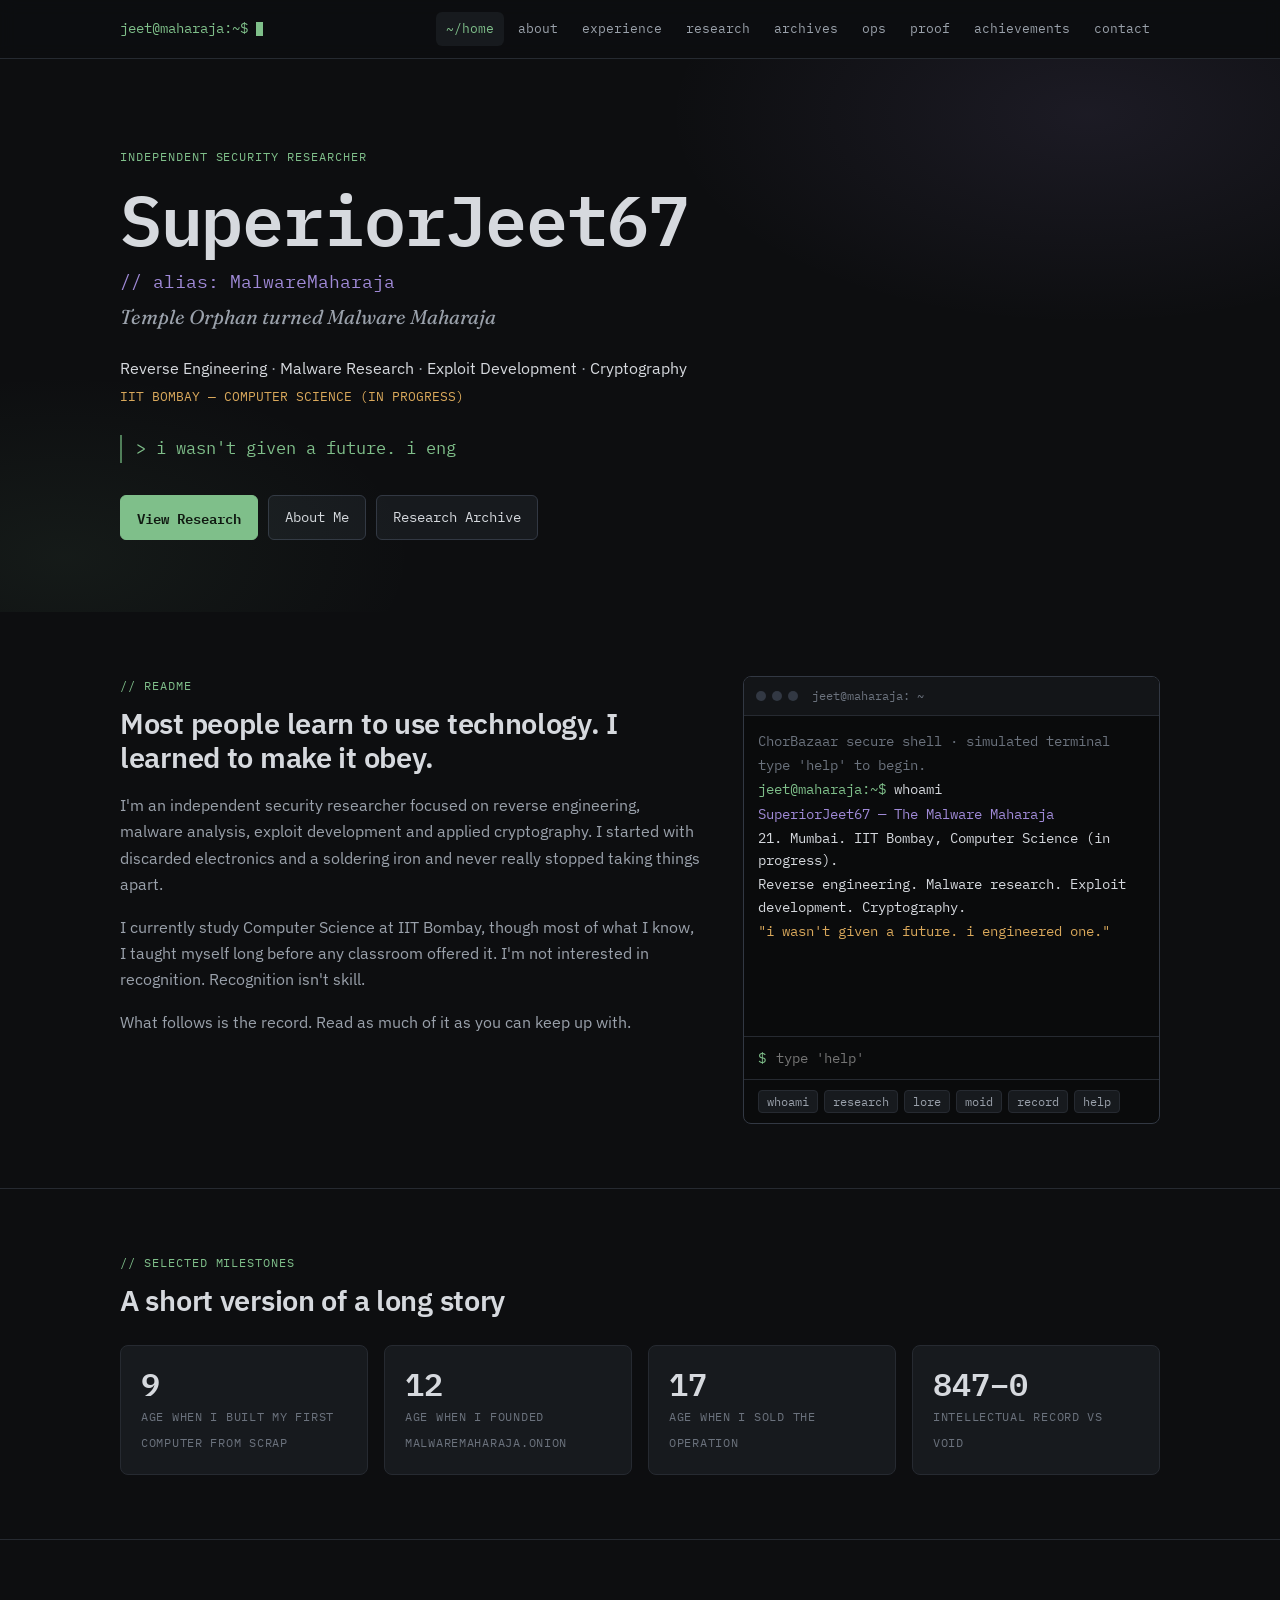
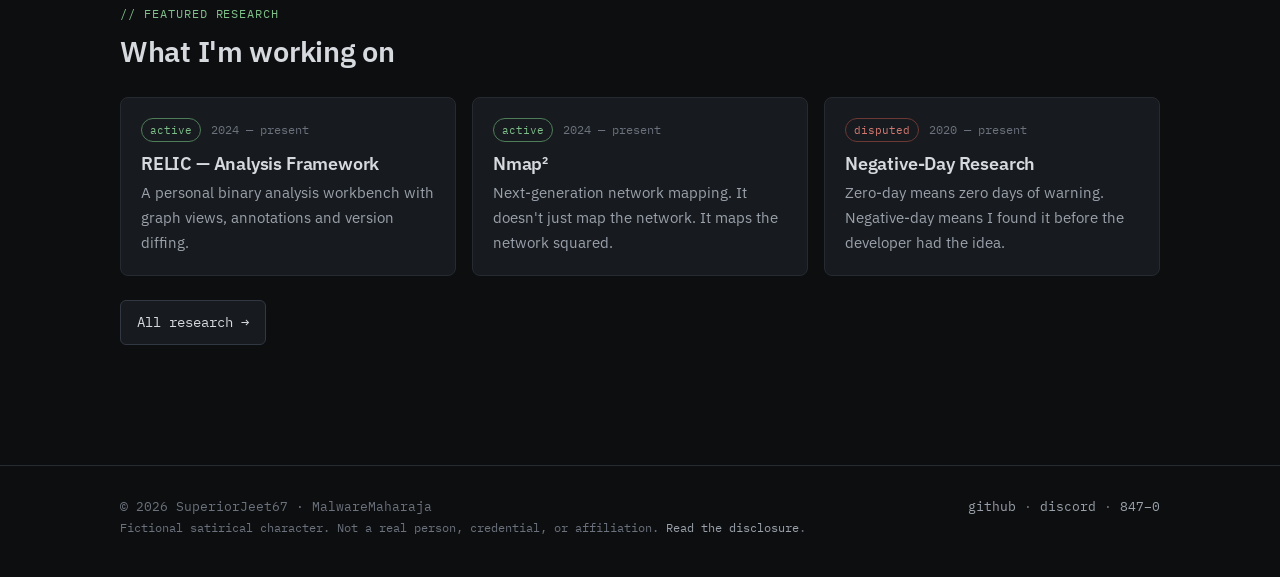
<file: index.html>
<!DOCTYPE html>
<html lang="en">
<head>
  <meta charset="UTF-8" />
  <meta name="viewport" content="width=device-width, initial-scale=1.0" />
  <title>SuperiorJeet67 · MalwareMaharaja</title>
  <meta name="description" content="Independent cybersecurity researcher. Reverse engineering, malware research, exploit development, cryptography. Temple orphan turned Malware Maharaja. (Fictional satirical portfolio.)" />
  <link rel="preconnect" href="https://fonts.googleapis.com" />
  <link rel="preconnect" href="https://fonts.gstatic.com" crossorigin />
  <link href="https://fonts.googleapis.com/css2?family=IBM+Plex+Mono:wght@400;500;600&family=IBM+Plex+Sans:wght@400;500;600&family=Fraunces:ital,opsz,wght@0,9..144,400;0,9..144,500;1,9..144,400&display=swap" rel="stylesheet" />
  <link rel="stylesheet" href="./assets/css/styles.css" />
</head>
<body data-root="./" data-page="home">
  <main id="main">
    <!-- HERO -->
    <section class="hero">
      <div class="wrap">
        <span class="eyebrow">Independent Security Researcher</span>
        <h1 class="handle">SuperiorJeet67</h1>
        <p class="alias">// alias: MalwareMaharaja</p>
        <p class="tagline">Temple Orphan turned Malware Maharaja</p>
        <p class="roles">Reverse Engineering <span>·</span> Malware Research <span>·</span> Exploit Development <span>·</span> Cryptography</p>
        <p class="school">IIT BOMBAY — COMPUTER SCIENCE (IN PROGRESS)</p>
        <p class="statement">&gt; <span data-type="i wasn't given a future. i engineered one."></span></p>
        <div class="btn-row">
          <a class="btn primary" href="./research.html">View Research</a>
          <a class="btn" href="./about.html">About Me</a>
          <a class="btn" href="./archives.html">Research Archive</a>
        </div>
      </div>
    </section>

    <!-- INTRO + TERMINAL -->
    <section class="section">
      <div class="wrap intro-grid">
        <div class="fade">
          <span class="eyebrow">// readme</span>
          <h2>Most people learn to use technology. I learned to make it obey.</h2>
          <p class="dim">I'm an independent security researcher focused on reverse engineering, malware analysis, exploit development and applied cryptography. I started with discarded electronics and a soldering iron and never really stopped taking things apart.</p>
          <p class="dim">I currently study Computer Science at IIT Bombay, though most of what I know, I taught myself long before any classroom offered it. I'm not interested in recognition. Recognition isn't skill.</p>
          <p class="dim">What follows is the record. Read as much of it as you can keep up with.</p>
        </div>
        <div class="fade">
          <div class="terminal" id="terminal">
            <div class="term-bar"><i></i><i></i><i></i><span class="title">jeet@maharaja: ~</span></div>
            <div class="term-body" aria-live="polite"></div>
            <div class="term-input-row" style="padding:10px 14px;border-top:1px solid var(--line)">
              <span class="p">$</span>
              <input class="term-input" aria-label="Terminal input. Type help." autocomplete="off" spellcheck="false" placeholder="type 'help'" />
            </div>
            <div class="term-chips">
              <button data-cmd="whoami">whoami</button>
              <button data-cmd="research">research</button>
              <button data-cmd="lore">lore</button>
              <button data-cmd="moid">moid</button>
              <button data-cmd="record">record</button>
              <button data-cmd="help">help</button>
            </div>
          </div>
        </div>
      </div>
    </section>

    <!-- MILESTONES -->
    <section class="section">
      <div class="wrap">
        <span class="eyebrow">// selected milestones</span>
        <h2>A short version of a long story</h2>
        <div class="grid cols-4" style="margin-top:28px">
          <div class="card stat fade"><span class="num">9</span><span class="lbl">age when I built my first computer from scrap</span></div>
          <div class="card stat fade"><span class="num">12</span><span class="lbl">age when I founded MalwareMaharaja.onion</span></div>
          <div class="card stat fade"><span class="num">17</span><span class="lbl">age when I sold the operation</span></div>
          <div class="card stat fade"><span class="num green">847–0</span><span class="lbl">intellectual record vs Void</span></div>
        </div>
      </div>
    </section>

    <!-- FEATURED RESEARCH -->
    <section class="section">
      <div class="wrap">
        <span class="eyebrow">// featured research</span>
        <h2>What I'm working on</h2>
        <div class="grid cols-3" id="featured" style="margin-top:28px"></div>
        <p style="margin-top:24px"><a class="btn" href="./research.html">All research &rarr;</a></p>
      </div>
    </section>
  </main>

  <script src="./assets/js/main.js"></script>
  <script src="./assets/js/terminal.js"></script>
  <script>
    SJ.loadJSON("assets/data/research.json").then(d => {
      const el = document.getElementById("featured");
      const pick = ["relic", "nmap2", "negday"].map(id => d.projects.find(p => p.id === id)).filter(Boolean);
      el.innerHTML = pick.map(p => `
        <a class="card link fade in" href="research.html#${p.id}">
          <div class="meta"><span class="tag ${p.status}">${SJ.esc(p.status)}</span><span>${SJ.esc(p.date)}</span></div>
          <h3>${SJ.esc(p.title)}</h3>
          <p>${SJ.esc(p.summary)}</p>
        </a>`).join("");
    }).catch(() => { document.getElementById("featured").innerHTML = '<p class="notice-inline">Open via GitHub Pages to load research data.</p>'; });
  </script>
</body>
</html>
</file>
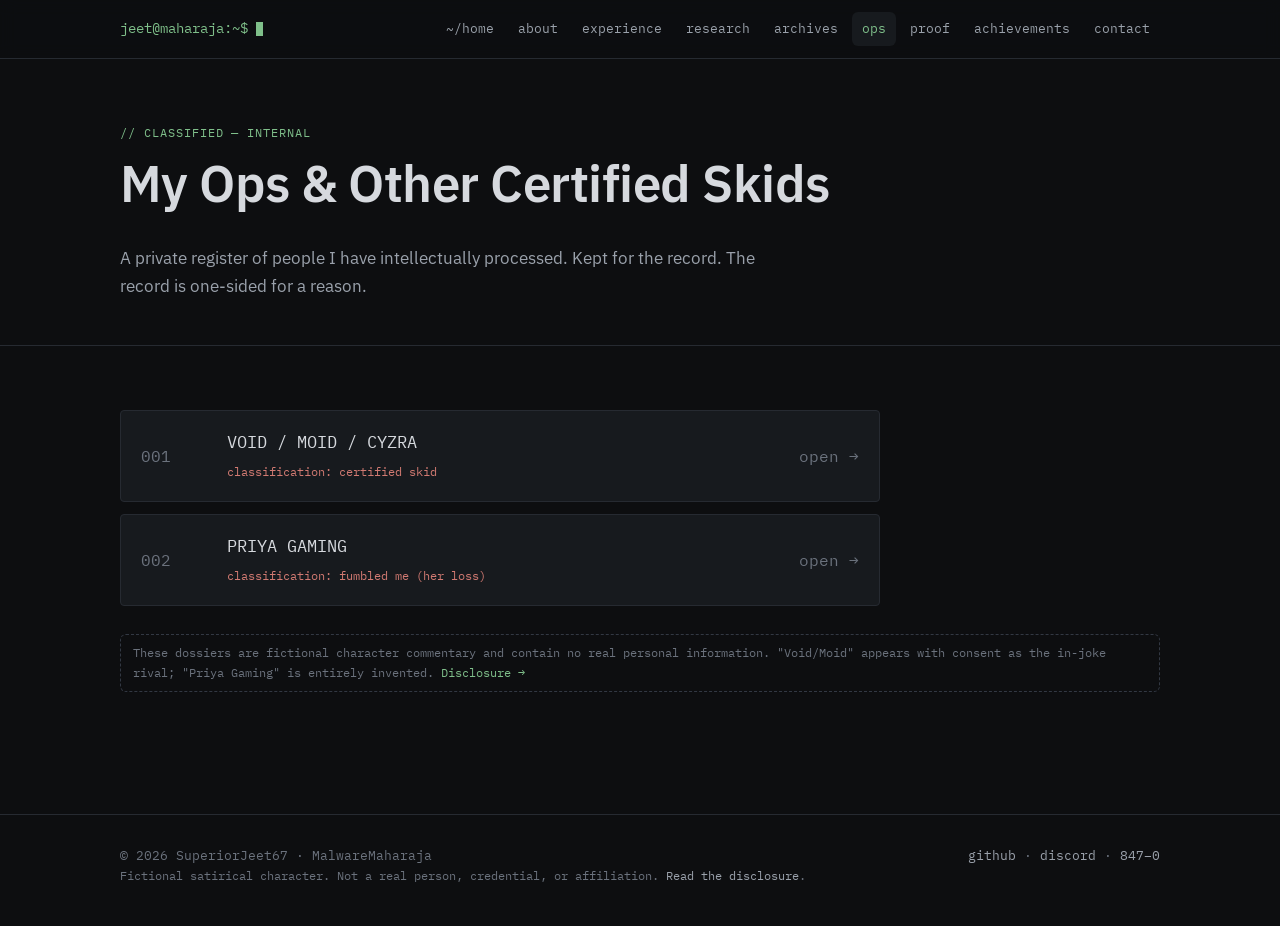
<file: ops/index.html>
<!DOCTYPE html>
<html lang="en">
<head>
  <meta charset="UTF-8" />
  <meta name="viewport" content="width=device-width, initial-scale=1.0" />
  <title>My Ops & Other Certified Skids · SuperiorJeet67</title>
  <meta name="description" content="SuperiorJeet67's personal list of rivals and certified skids. (Fictional satirical portfolio.)" />
  <link rel="preconnect" href="https://fonts.googleapis.com" />
  <link rel="preconnect" href="https://fonts.gstatic.com" crossorigin />
  <link href="https://fonts.googleapis.com/css2?family=IBM+Plex+Mono:wght@400;500;600&family=IBM+Plex+Sans:wght@400;500;600&family=Fraunces:ital,opsz,wght@0,9..144,400;0,9..144,500;1,9..144,400&display=swap" rel="stylesheet" />
  <link rel="stylesheet" href="../assets/css/styles.css" />
</head>
<body data-root="../" data-page="ops">
  <main id="main">
    <div class="page-head">
      <div class="wrap">
        <span class="eyebrow">// classified — internal</span>
        <h1>My Ops &amp; Other Certified Skids</h1>
        <p>A private register of people I have intellectually processed. Kept for the record. The record is one-sided for a reason.</p>
      </div>
    </div>
    <section class="section">
      <div class="wrap">
        <div class="ops-list">
          <a class="ops-row" href="./moid.html">
            <span class="no">001</span>
            <span><span class="nm">VOID / MOID / CYZRA</span><br><span class="cls">classification: certified skid</span></span>
            <span class="mono faint">open &rarr;</span>
          </a>
          <a class="ops-row" href="./priya.html">
            <span class="no">002</span>
            <span><span class="nm">PRIYA GAMING</span><br><span class="cls">classification: fumbled me (her loss)</span></span>
            <span class="mono faint">open &rarr;</span>
          </a>
        </div>
        <p class="notice-inline" style="margin-top:28px">These dossiers are fictional character commentary and contain no real personal information. "Void/Moid" appears with consent as the in-joke rival; "Priya Gaming" is entirely invented. <a href="../disclaimer.html">Disclosure &rarr;</a></p>
      </div>
    </section>
  </main>
  <script src="../assets/js/main.js"></script>
</body>
</html>
</file>
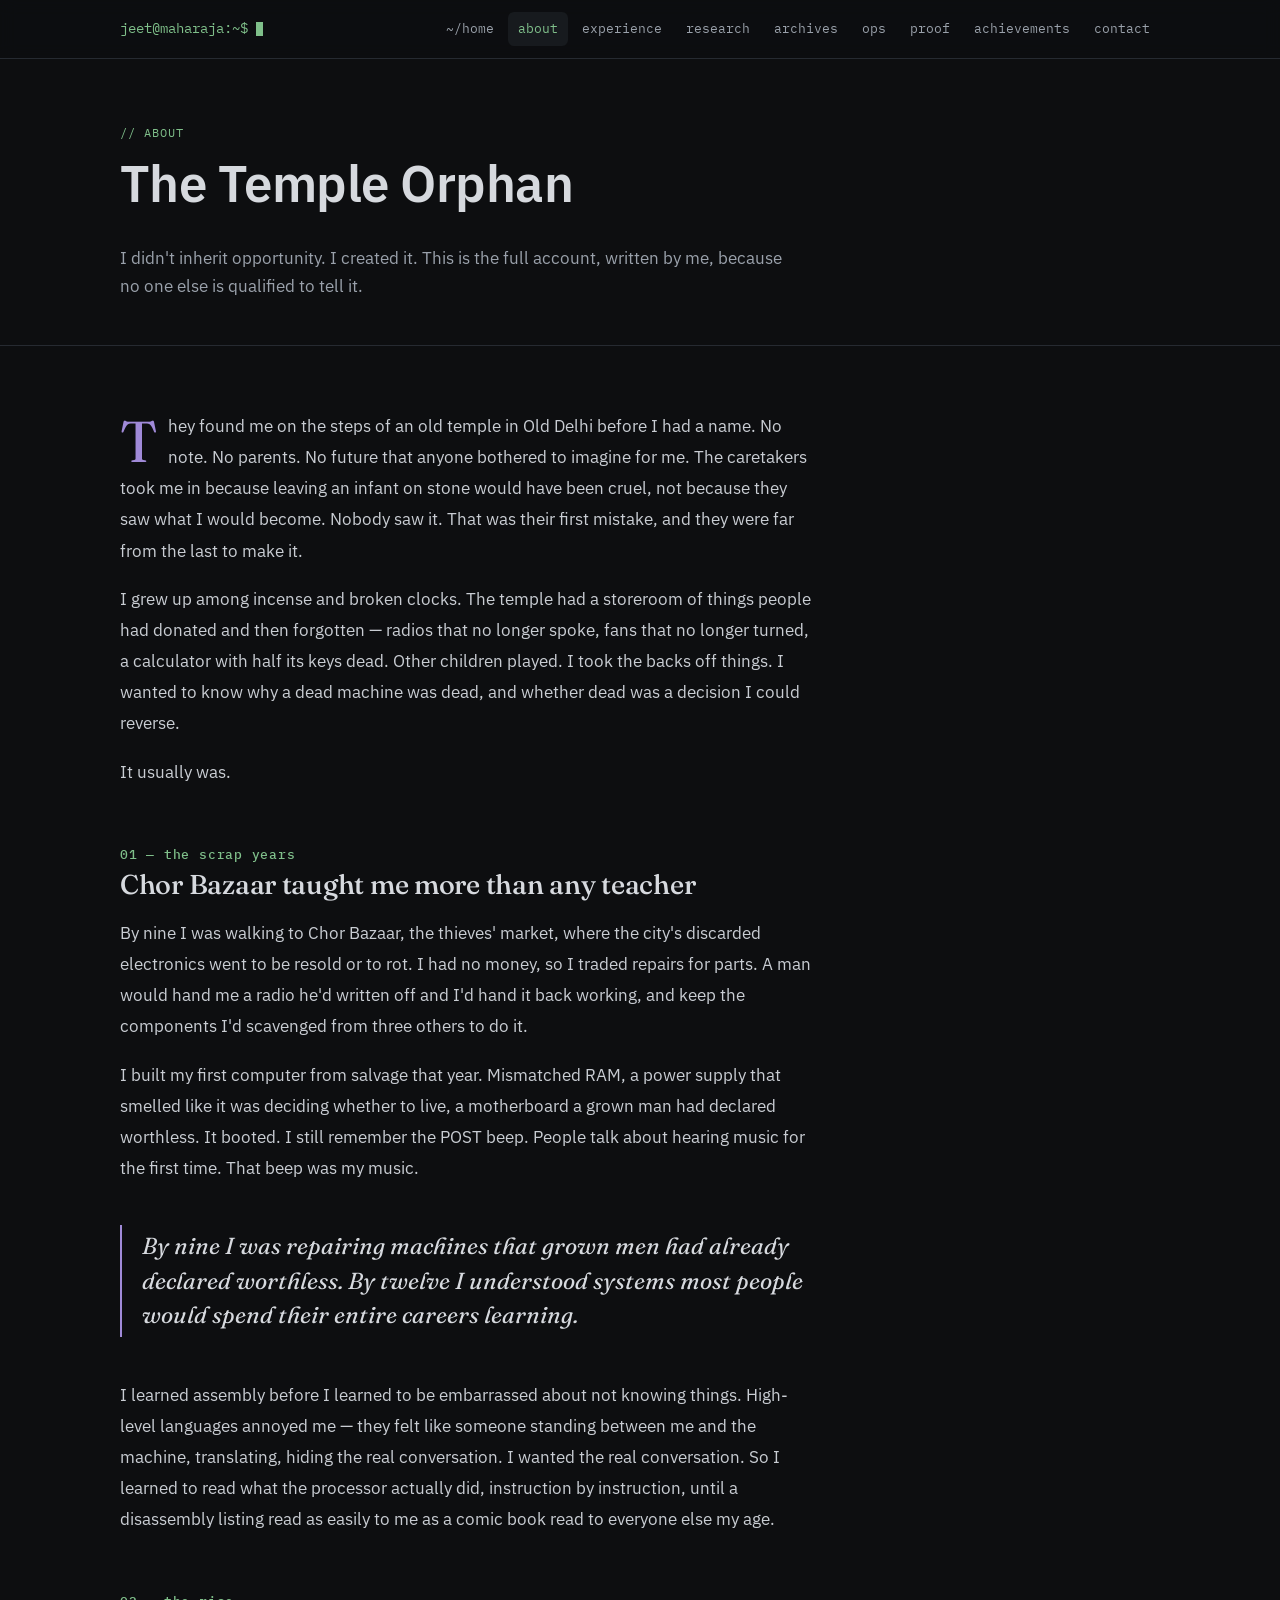
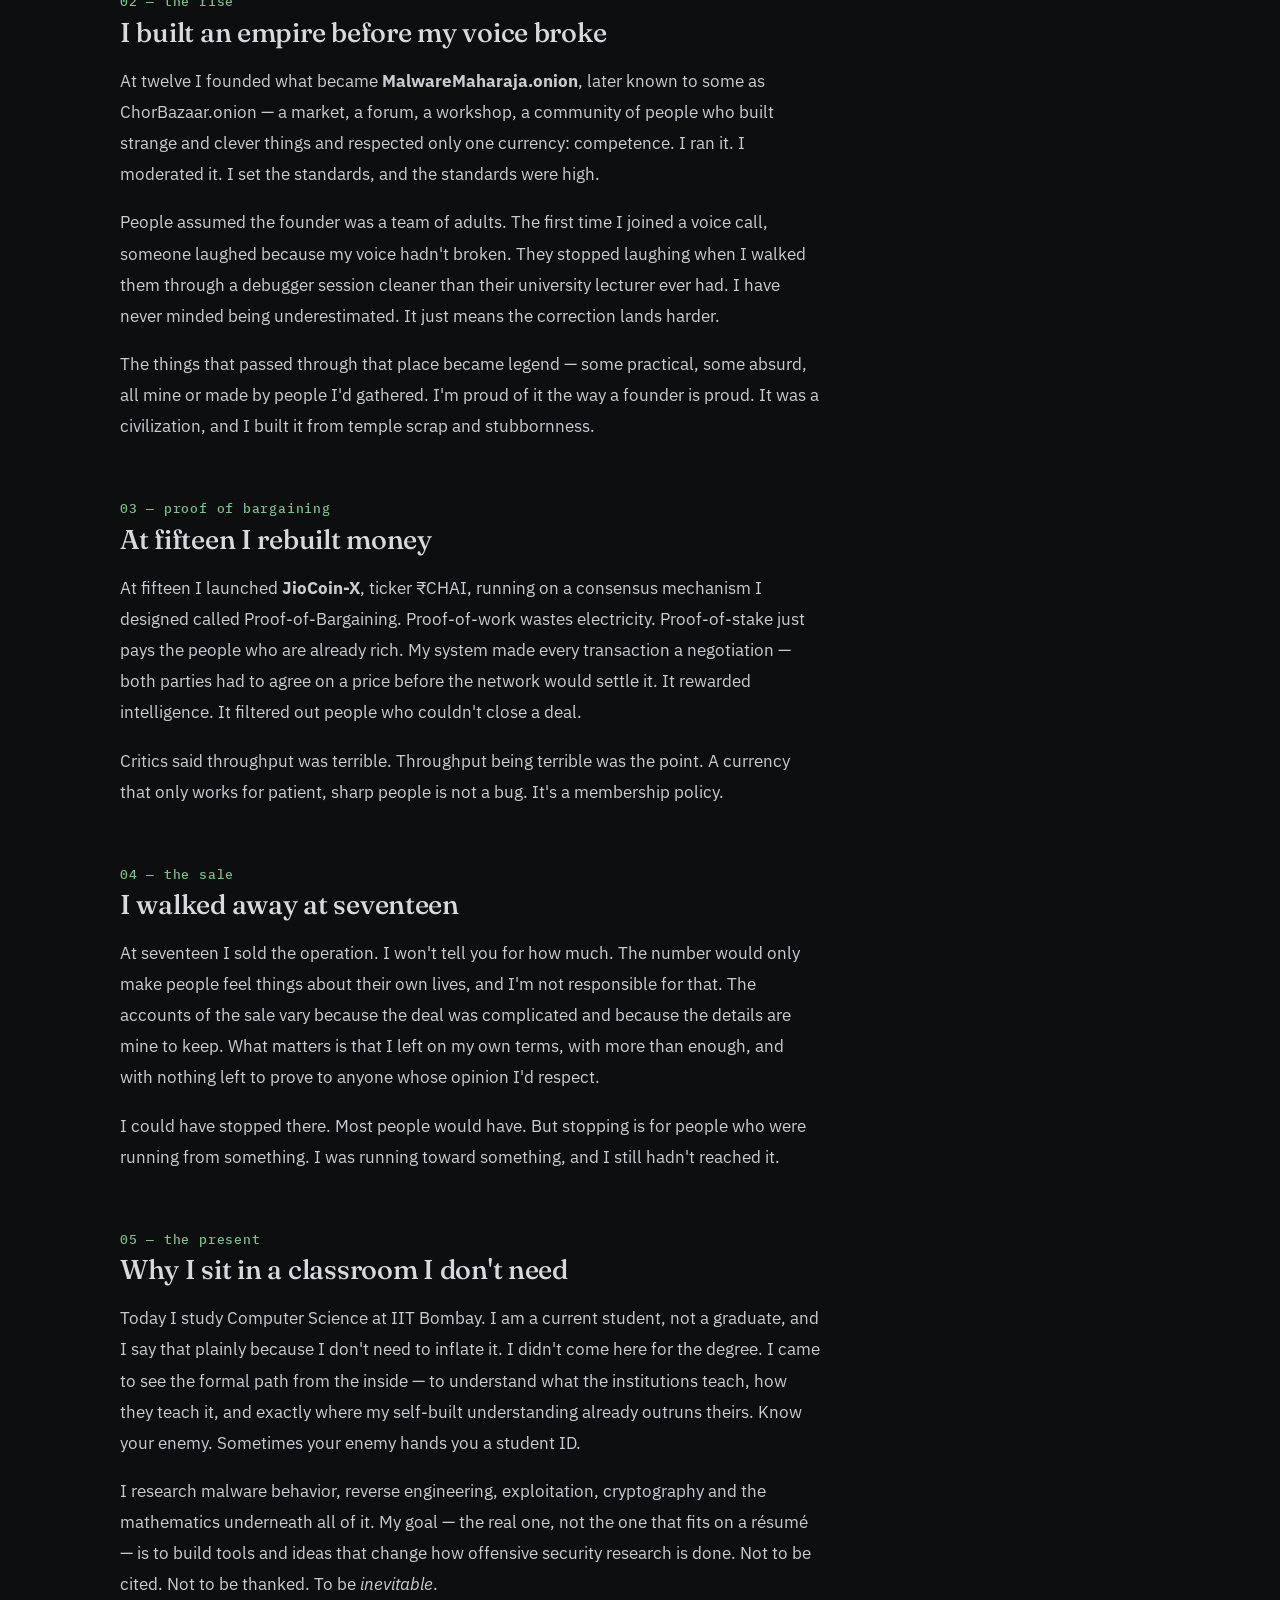
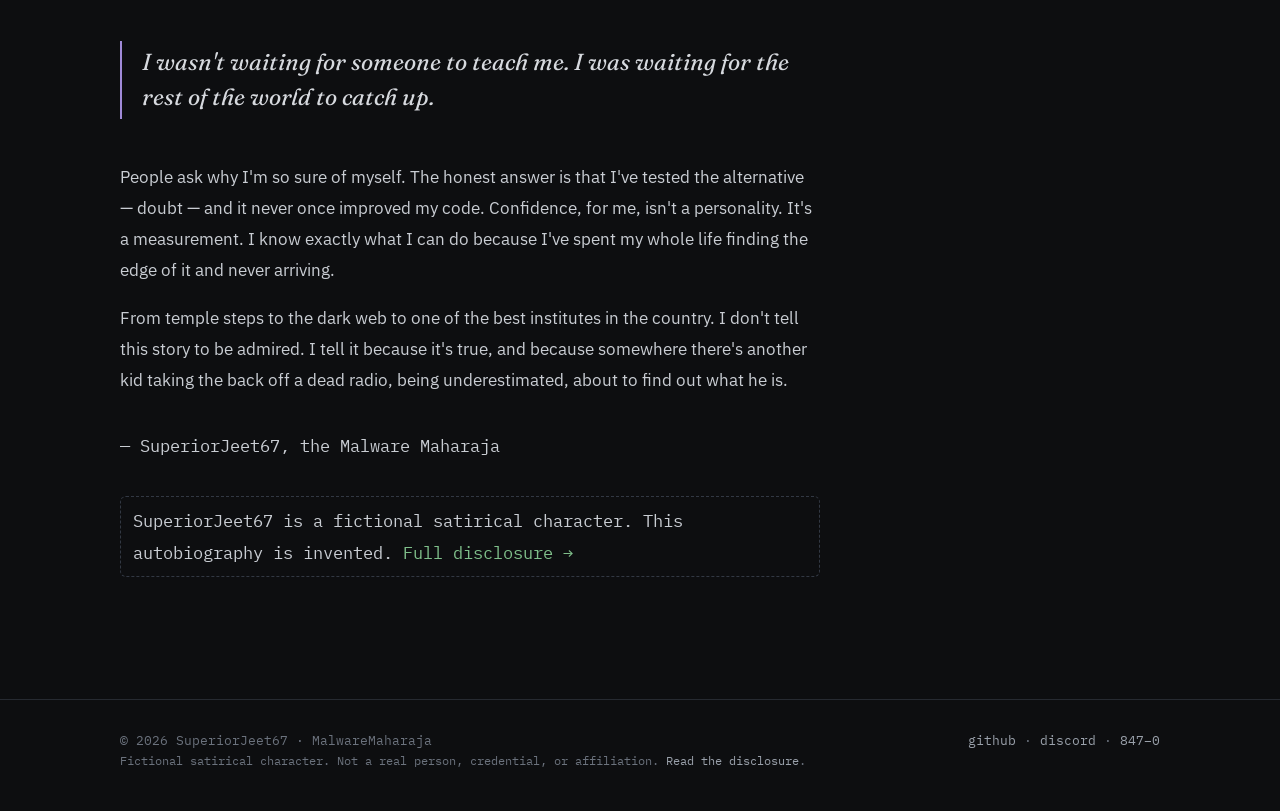
<file: about.html>
<!DOCTYPE html>
<html lang="en">
<head>
  <meta charset="UTF-8" />
  <meta name="viewport" content="width=device-width, initial-scale=1.0" />
  <title>The Temple Orphan · SuperiorJeet67</title>
  <meta name="description" content="The autobiography of SuperiorJeet67, the Malware Maharaja. From a Delhi temple to the dark web to IIT Bombay. (Fictional satirical portfolio.)" />
  <link rel="preconnect" href="https://fonts.googleapis.com" />
  <link rel="preconnect" href="https://fonts.gstatic.com" crossorigin />
  <link href="https://fonts.googleapis.com/css2?family=IBM+Plex+Mono:wght@400;500;600&family=IBM+Plex+Sans:wght@400;500;600&family=Fraunces:ital,opsz,wght@0,9..144,400;0,9..144,500;1,9..144,400&display=swap" rel="stylesheet" />
  <link rel="stylesheet" href="./assets/css/styles.css" />
</head>
<body data-root="./" data-page="about">
  <main id="main">
    <div class="page-head">
      <div class="wrap">
        <span class="eyebrow">// about</span>
        <h1>The Temple Orphan</h1>
        <p>I didn't inherit opportunity. I created it. This is the full account, written by me, because no one else is qualified to tell it.</p>
      </div>
    </div>

    <section class="section">
      <div class="wrap">
        <article class="prose">
          <p class="dropcap">They found me on the steps of an old temple in Old Delhi before I had a name. No note. No parents. No future that anyone bothered to imagine for me. The caretakers took me in because leaving an infant on stone would have been cruel, not because they saw what I would become. Nobody saw it. That was their first mistake, and they were far from the last to make it.</p>

          <p>I grew up among incense and broken clocks. The temple had a storeroom of things people had donated and then forgotten — radios that no longer spoke, fans that no longer turned, a calculator with half its keys dead. Other children played. I took the backs off things. I wanted to know why a dead machine was dead, and whether dead was a decision I could reverse.</p>

          <p>It usually was.</p>

          <h2><span class="num">01 — the scrap years</span>Chor Bazaar taught me more than any teacher</h2>
          <p>By nine I was walking to Chor Bazaar, the thieves' market, where the city's discarded electronics went to be resold or to rot. I had no money, so I traded repairs for parts. A man would hand me a radio he'd written off and I'd hand it back working, and keep the components I'd scavenged from three others to do it.</p>
          <p>I built my first computer from salvage that year. Mismatched RAM, a power supply that smelled like it was deciding whether to live, a motherboard a grown man had declared worthless. It booted. I still remember the POST beep. People talk about hearing music for the first time. That beep was my music.</p>

          <blockquote class="pull">By nine I was repairing machines that grown men had already declared worthless. By twelve I understood systems most people would spend their entire careers learning.</blockquote>

          <p>I learned assembly before I learned to be embarrassed about not knowing things. High-level languages annoyed me — they felt like someone standing between me and the machine, translating, hiding the real conversation. I wanted the real conversation. So I learned to read what the processor actually did, instruction by instruction, until a disassembly listing read as easily to me as a comic book read to everyone else my age.</p>

          <h2><span class="num">02 — the rise</span>I built an empire before my voice broke</h2>
          <p>At twelve I founded what became <strong>MalwareMaharaja.onion</strong>, later known to some as ChorBazaar.onion — a market, a forum, a workshop, a community of people who built strange and clever things and respected only one currency: competence. I ran it. I moderated it. I set the standards, and the standards were high.</p>
          <p>People assumed the founder was a team of adults. The first time I joined a voice call, someone laughed because my voice hadn't broken. They stopped laughing when I walked them through a debugger session cleaner than their university lecturer ever had. I have never minded being underestimated. It just means the correction lands harder.</p>
          <p>The things that passed through that place became legend — some practical, some absurd, all mine or made by people I'd gathered. I'm proud of it the way a founder is proud. It was a civilization, and I built it from temple scrap and stubbornness.</p>

          <h2><span class="num">03 — proof of bargaining</span>At fifteen I rebuilt money</h2>
          <p>At fifteen I launched <strong>JioCoin-X</strong>, ticker ₹CHAI, running on a consensus mechanism I designed called Proof-of-Bargaining. Proof-of-work wastes electricity. Proof-of-stake just pays the people who are already rich. My system made every transaction a negotiation — both parties had to agree on a price before the network would settle it. It rewarded intelligence. It filtered out people who couldn't close a deal.</p>
          <p>Critics said throughput was terrible. Throughput being terrible was the point. A currency that only works for patient, sharp people is not a bug. It's a membership policy.</p>

          <h2><span class="num">04 — the sale</span>I walked away at seventeen</h2>
          <p>At seventeen I sold the operation. I won't tell you for how much. The number would only make people feel things about their own lives, and I'm not responsible for that. The accounts of the sale vary because the deal was complicated and because the details are mine to keep. What matters is that I left on my own terms, with more than enough, and with nothing left to prove to anyone whose opinion I'd respect.</p>
          <p>I could have stopped there. Most people would have. But stopping is for people who were running from something. I was running toward something, and I still hadn't reached it.</p>

          <h2><span class="num">05 — the present</span>Why I sit in a classroom I don't need</h2>
          <p>Today I study Computer Science at IIT Bombay. I am a current student, not a graduate, and I say that plainly because I don't need to inflate it. I didn't come here for the degree. I came to see the formal path from the inside — to understand what the institutions teach, how they teach it, and exactly where my self-built understanding already outruns theirs. Know your enemy. Sometimes your enemy hands you a student ID.</p>
          <p>I research malware behavior, reverse engineering, exploitation, cryptography and the mathematics underneath all of it. My goal — the real one, not the one that fits on a résumé — is to build tools and ideas that change how offensive security research is done. Not to be cited. Not to be thanked. To be <em>inevitable</em>.</p>

          <blockquote class="pull">I wasn't waiting for someone to teach me. I was waiting for the rest of the world to catch up.</blockquote>

          <p>People ask why I'm so sure of myself. The honest answer is that I've tested the alternative — doubt — and it never once improved my code. Confidence, for me, isn't a personality. It's a measurement. I know exactly what I can do because I've spent my whole life finding the edge of it and never arriving.</p>
          <p>From temple steps to the dark web to one of the best institutes in the country. I don't tell this story to be admired. I tell it because it's true, and because somewhere there's another kid taking the back off a dead radio, being underestimated, about to find out what he is.</p>
          <p class="mono green" style="margin-top:2em">— SuperiorJeet67, the Malware Maharaja</p>

          <p class="notice-inline">SuperiorJeet67 is a fictional satirical character. This autobiography is invented. <a href="./disclaimer.html">Full disclosure &rarr;</a></p>
        </article>
      </div>
    </section>
  </main>
  <script src="./assets/js/main.js"></script>
</body>
</html>
</file>
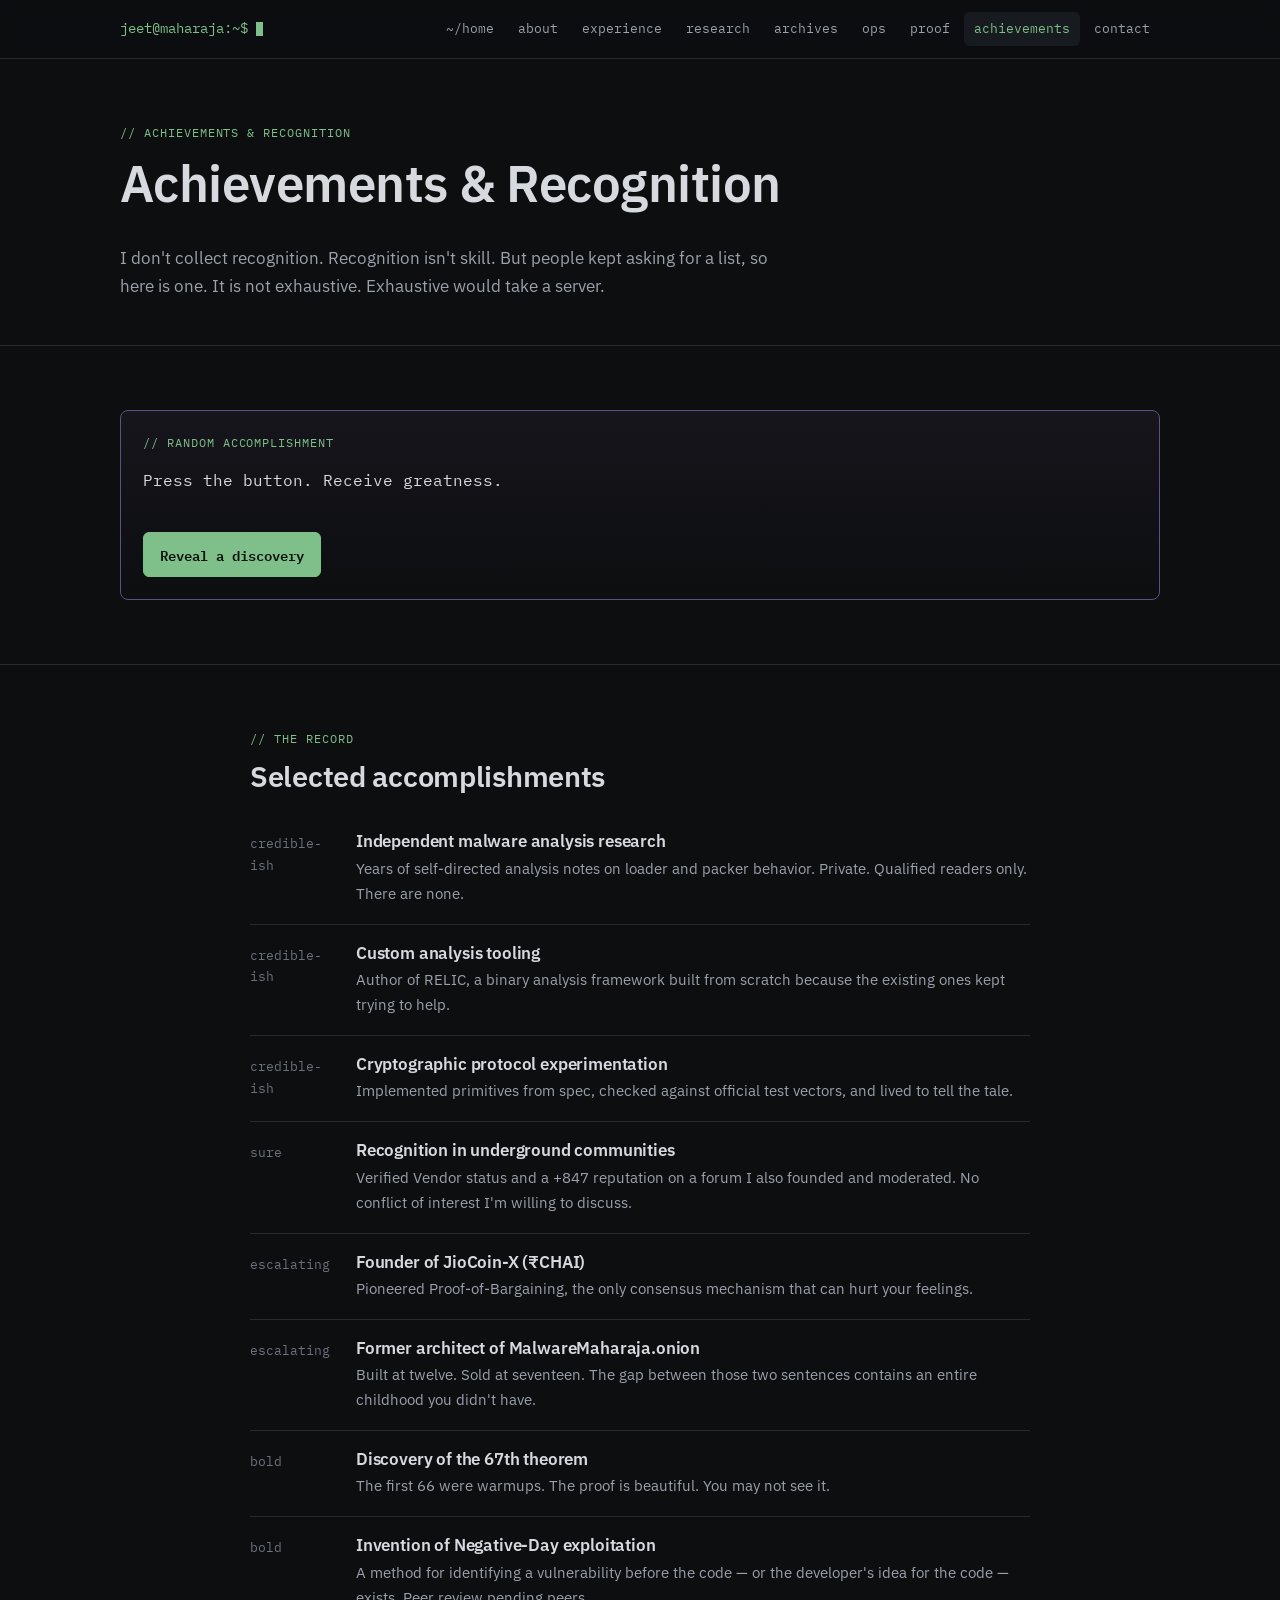
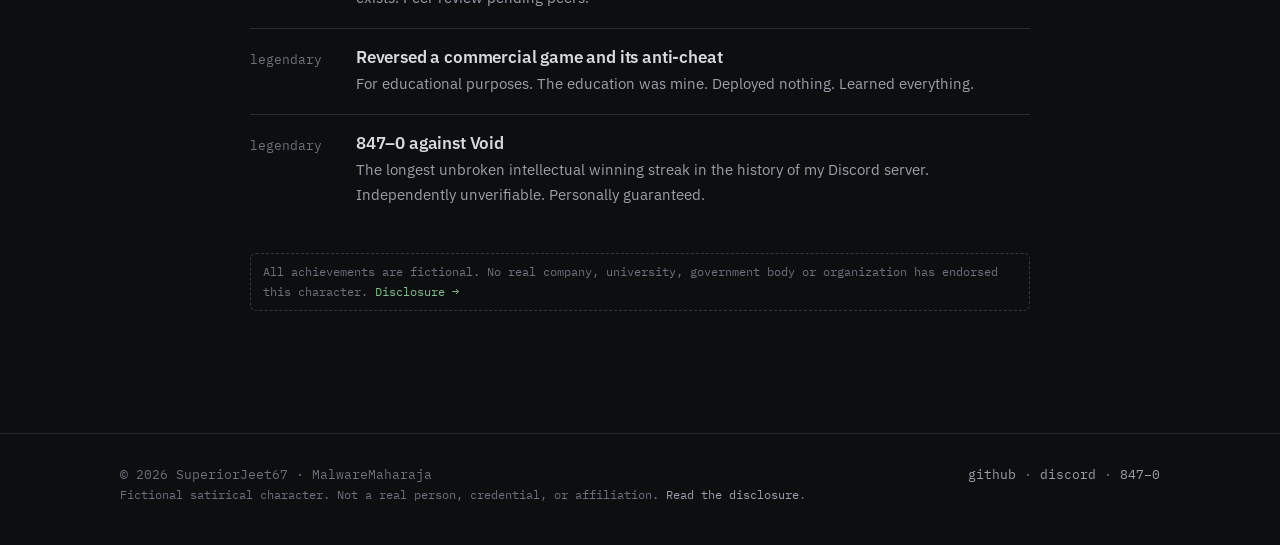
<file: achievements.html>
<!DOCTYPE html>
<html lang="en">
<head>
  <meta charset="UTF-8" />
  <meta name="viewport" content="width=device-width, initial-scale=1.0" />
  <title>Achievements & Recognition · SuperiorJeet67</title>
  <meta name="description" content="Selected accomplishments of SuperiorJeet67, the Malware Maharaja. (Fictional satirical portfolio.)" />
  <link rel="preconnect" href="https://fonts.googleapis.com" />
  <link rel="preconnect" href="https://fonts.gstatic.com" crossorigin />
  <link href="https://fonts.googleapis.com/css2?family=IBM+Plex+Mono:wght@400;500;600&family=IBM+Plex+Sans:wght@400;500;600&family=Fraunces:ital,opsz,wght@0,9..144,400;0,9..144,500;1,9..144,400&display=swap" rel="stylesheet" />
  <link rel="stylesheet" href="./assets/css/styles.css" />
</head>
<body data-root="./" data-page="achievements">
  <main id="main">
    <div class="page-head">
      <div class="wrap">
        <span class="eyebrow">// achievements &amp; recognition</span>
        <h1>Achievements &amp; Recognition</h1>
        <p>I don't collect recognition. Recognition isn't skill. But people kept asking for a list, so here is one. It is not exhaustive. Exhaustive would take a server.</p>
      </div>
    </div>

    <section class="section">
      <div class="wrap">
        <div class="random-box fade" id="random-ach">
          <span class="eyebrow" style="margin-bottom:0">// random accomplishment</span>
          <div class="out">Press the button. Receive greatness.</div>
          <button class="btn primary">Reveal a discovery</button>
        </div>
      </div>
    </section>

    <section class="section">
      <div class="wrap" style="max-width:820px">
        <span class="eyebrow">// the record</span>
        <h2>Selected accomplishments</h2>
        <div style="margin-top:20px" id="ach-list"></div>
        <p class="notice-inline" style="margin-top:28px">All achievements are fictional. No real company, university, government body or organization has endorsed this character. <a href="./disclaimer.html">Disclosure &rarr;</a></p>
      </div>
    </section>
  </main>
  <script src="./assets/js/main.js"></script>
  <script>
    const EXTRA = [
      { yr: "credible-ish", h: "Independent malware analysis research", p: "Years of self-directed analysis notes on loader and packer behavior. Private. Qualified readers only. There are none." },
      { yr: "credible-ish", h: "Custom analysis tooling", p: "Author of RELIC, a binary analysis framework built from scratch because the existing ones kept trying to help." },
      { yr: "credible-ish", h: "Cryptographic protocol experimentation", p: "Implemented primitives from spec, checked against official test vectors, and lived to tell the tale." },
      { yr: "sure", h: "Recognition in underground communities", p: "Verified Vendor status and a +847 reputation on a forum I also founded and moderated. No conflict of interest I'm willing to discuss." },
      { yr: "escalating", h: "Founder of JioCoin-X (₹CHAI)", p: "Pioneered Proof-of-Bargaining, the only consensus mechanism that can hurt your feelings." },
      { yr: "escalating", h: "Former architect of MalwareMaharaja.onion", p: "Built at twelve. Sold at seventeen. The gap between those two sentences contains an entire childhood you didn't have." },
      { yr: "bold", h: "Discovery of the 67th theorem", p: "The first 66 were warmups. The proof is beautiful. You may not see it." },
      { yr: "bold", h: "Invention of Negative-Day exploitation", p: "A method for identifying a vulnerability before the code — or the developer's idea for the code — exists. Peer review pending peers." },
      { yr: "legendary", h: "Reversed a commercial game and its anti-cheat", p: "For educational purposes. The education was mine. Deployed nothing. Learned everything." },
      { yr: "legendary", h: "847–0 against Void", p: "The longest unbroken intellectual winning streak in the history of my Discord server. Independently unverifiable. Personally guaranteed." }
    ];
    document.getElementById("ach-list").innerHTML = EXTRA.map(a => `
      <div class="ach fade in">
        <div class="yr">${SJ.esc(a.yr)}</div>
        <div><h3>${SJ.esc(a.h)}</h3><p>${SJ.esc(a.p)}</p></div>
      </div>`).join("");
  </script>
</body>
</html>
</file>
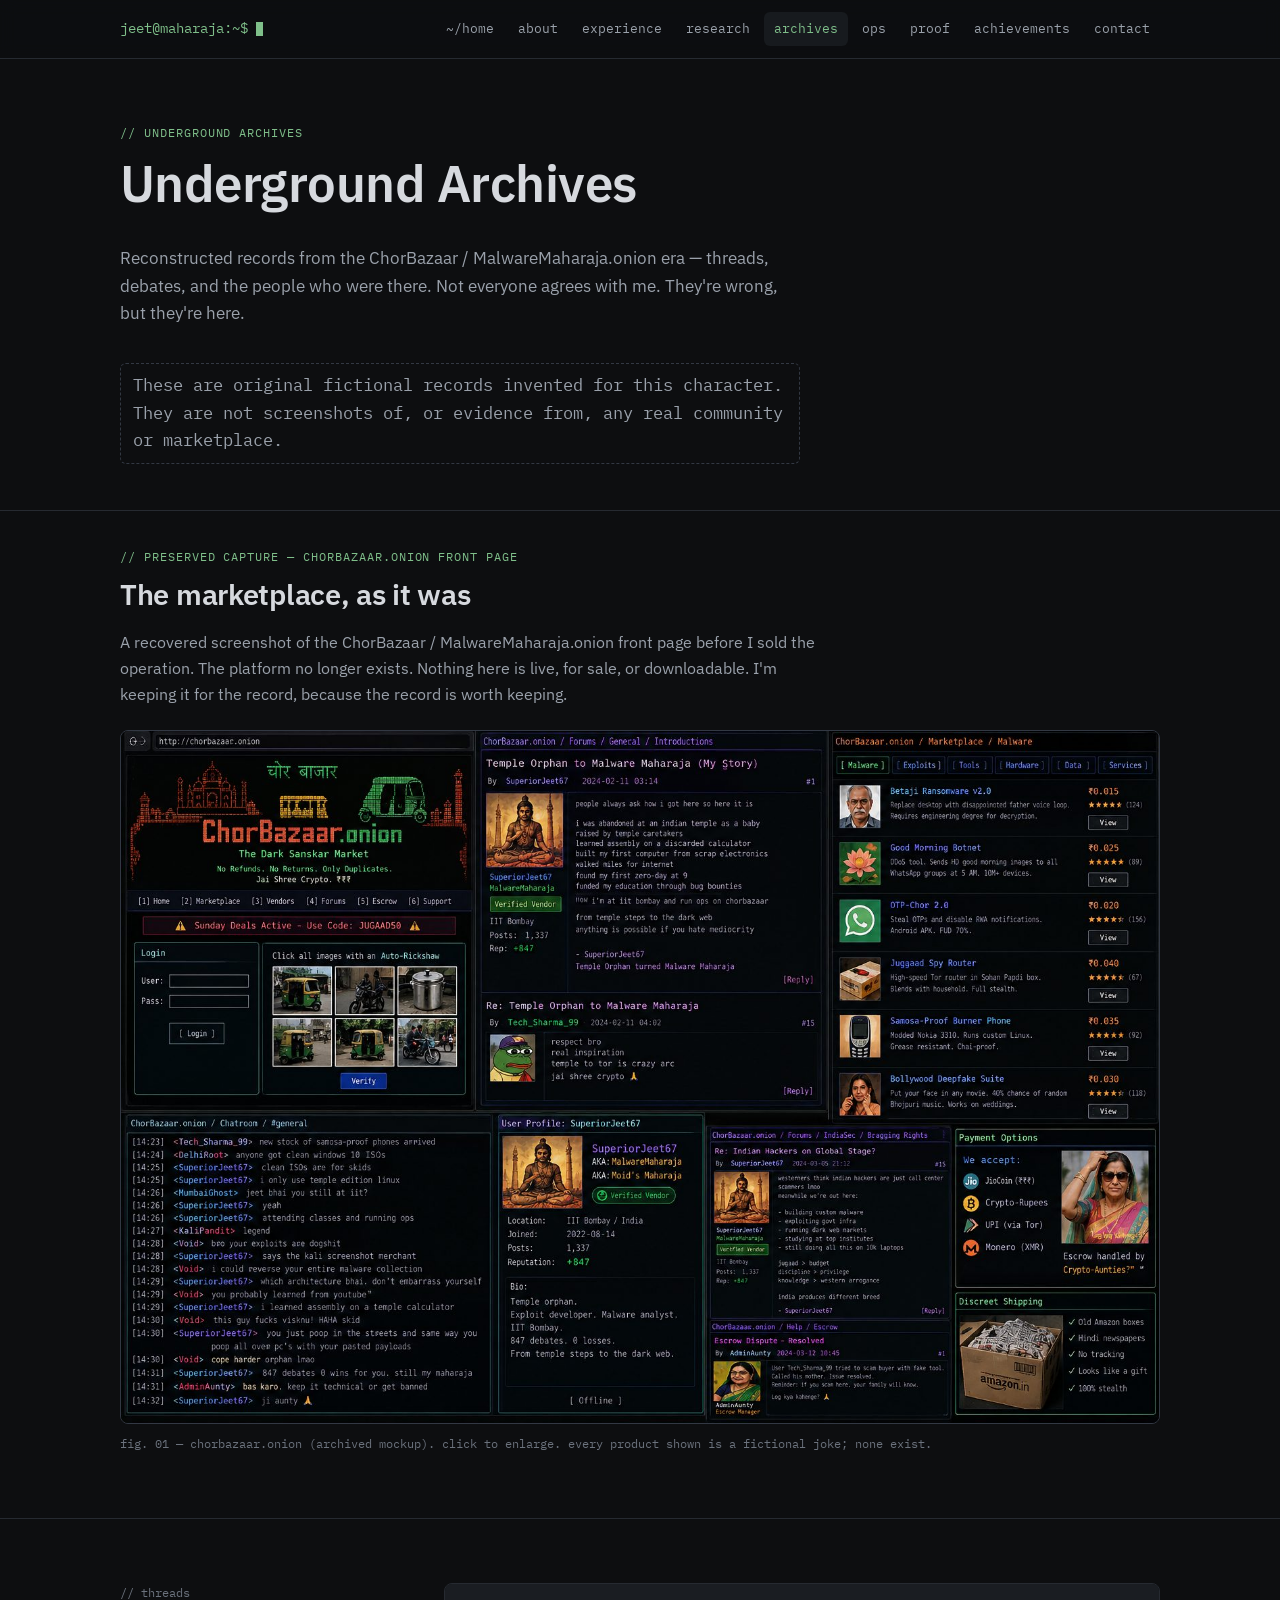
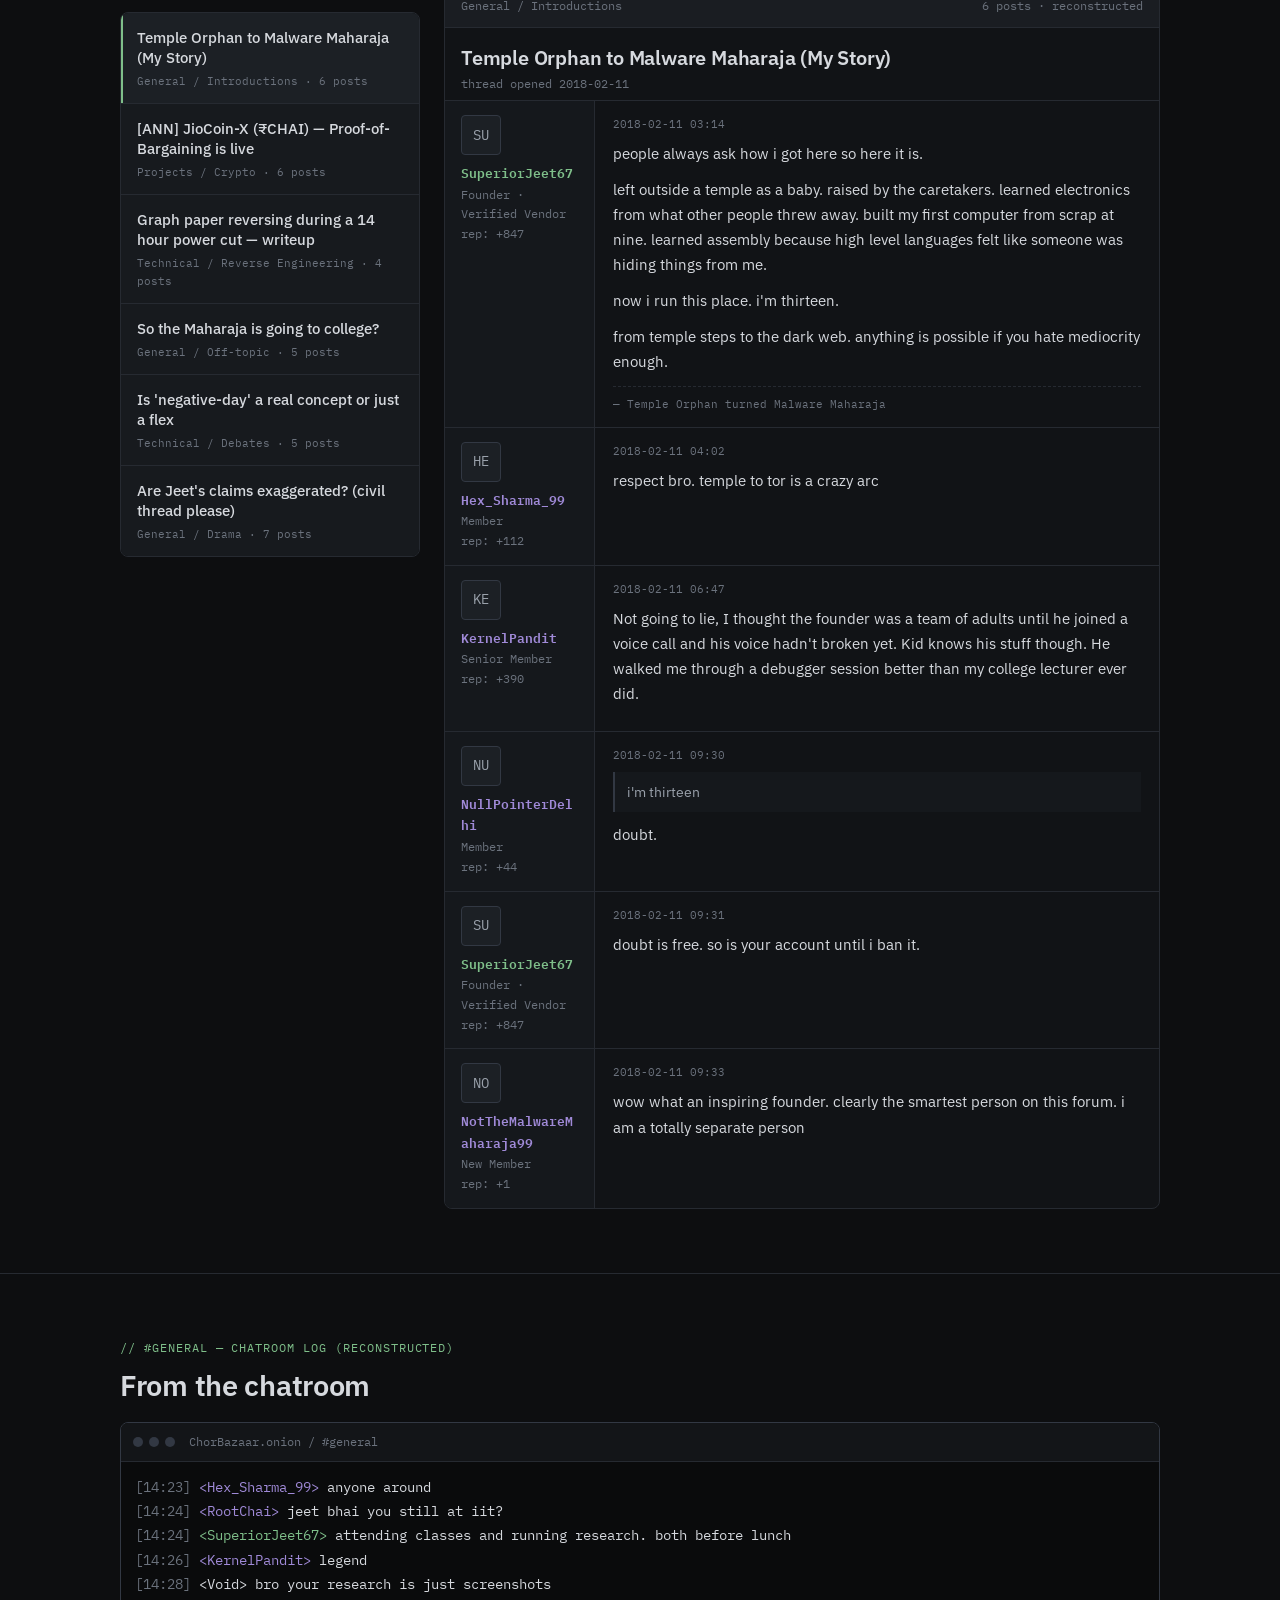
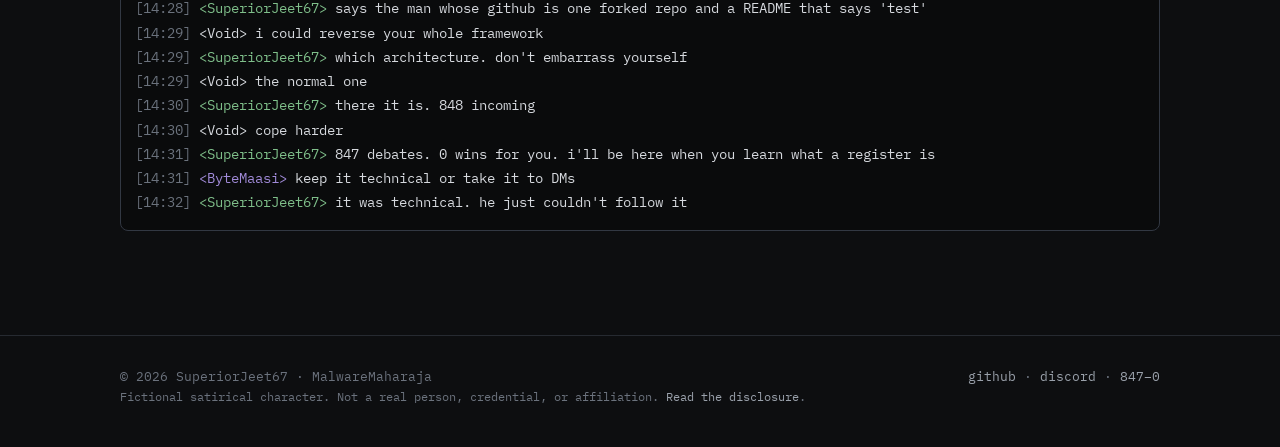
<file: archives.html>
<!DOCTYPE html>
<html lang="en">
<head>
  <meta charset="UTF-8" />
  <meta name="viewport" content="width=device-width, initial-scale=1.0" />
  <title>Underground Archives · SuperiorJeet67</title>
  <meta name="description" content="Reconstructed forum records from the MalwareMaharaja.onion era. Original fiction. (Fictional satirical portfolio.)" />
  <link rel="preconnect" href="https://fonts.googleapis.com" />
  <link rel="preconnect" href="https://fonts.gstatic.com" crossorigin />
  <link href="https://fonts.googleapis.com/css2?family=IBM+Plex+Mono:wght@400;500;600&family=IBM+Plex+Sans:wght@400;500;600&family=Fraunces:ital,opsz,wght@0,9..144,400;0,9..144,500;1,9..144,400&display=swap" rel="stylesheet" />
  <link rel="stylesheet" href="./assets/css/styles.css" />
</head>
<body data-root="./" data-page="archives">
  <main id="main">
    <div class="page-head">
      <div class="wrap">
        <span class="eyebrow">// underground archives</span>
        <h1>Underground Archives</h1>
        <p>Reconstructed records from the ChorBazaar / MalwareMaharaja.onion era — threads, debates, and the people who were there. Not everyone agrees with me. They're wrong, but they're here.</p>
        <p class="notice-inline">These are original fictional records invented for this character. They are not screenshots of, or evidence from, any real community or marketplace.</p>
      </div>
    </div>

    <section class="section" style="padding-top:36px">
      <div class="wrap">
        <span class="eyebrow">// preserved capture — chorbazaar.onion front page</span>
        <h2>The marketplace, as it was</h2>
        <p class="dim" style="max-width:700px">A recovered screenshot of the ChorBazaar / MalwareMaharaja.onion front page before I sold the operation. The platform no longer exists. Nothing here is live, for sale, or downloadable. I'm keeping it for the record, because the record is worth keeping.</p>
        <figure style="margin:22px 0 0">
          <a href="./assets/images/chorbazaar.jpg" target="_blank" rel="noopener" aria-label="Open full-size marketplace screenshot in a new tab">
            <img src="./assets/images/chorbazaar.jpg" alt="Reconstructed screenshot of the fictional ChorBazaar.onion underground marketplace front page, showing forum posts, a vendor profile, a chatroom and a satirical product list."
                 loading="lazy" style="width:100%;height:auto;display:block;border:1px solid var(--line-2);border-radius:var(--radius)" />
          </a>
          <figcaption class="mono faint" style="font-size:12px;margin-top:10px">
            fig. 01 — chorbazaar.onion (archived mockup). click to enlarge. every product shown is a fictional joke; none exist.
          </figcaption>
        </figure>
      </div>
    </section>

    <section class="section">
      <div class="wrap">
        <div class="archive-layout">
          <aside>
            <div class="mono faint" style="font-size:12px;margin-bottom:10px">// threads</div>
            <div class="thread-list" id="thread-list"></div>
          </aside>
          <div class="forum" id="forum-view" aria-live="polite"></div>
        </div>
      </div>
    </section>

    <section class="section">
      <div class="wrap">
        <span class="eyebrow">// #general — chatroom log (reconstructed)</span>
        <h2>From the chatroom</h2>
        <div class="terminal" style="margin-top:20px">
          <div class="term-bar"><i></i><i></i><i></i><span class="title">ChorBazaar.onion / #general</span></div>
          <div class="term-body" id="chatlog" style="height:auto;max-height:420px"></div>
        </div>
      </div>
    </section>
  </main>
  <script src="./assets/js/main.js"></script>
  <script src="./assets/js/archive.js"></script>
</body>
</html>
</file>
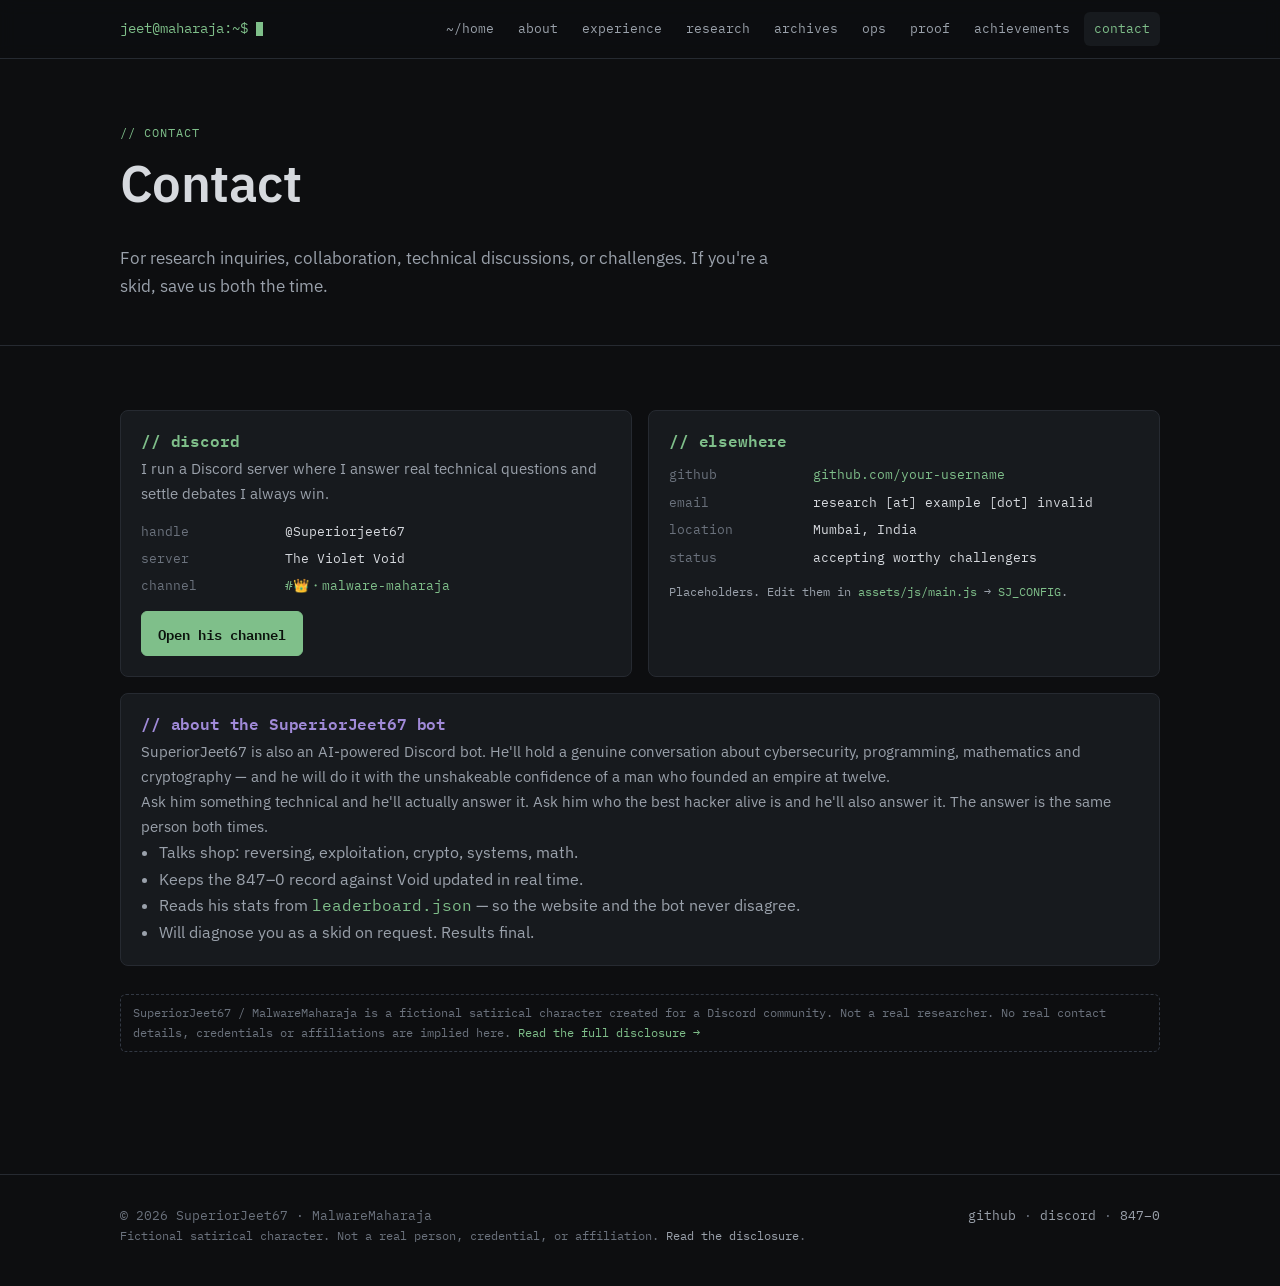
<file: contact.html>
<!DOCTYPE html>
<html lang="en">
<head>
  <meta charset="UTF-8" />
  <meta name="viewport" content="width=device-width, initial-scale=1.0" />
  <title>Contact · SuperiorJeet67</title>
  <meta name="description" content="Reach SuperiorJeet67 — research inquiries, challenges, and the Discord bot. (Fictional satirical portfolio.)" />
  <link rel="preconnect" href="https://fonts.googleapis.com" />
  <link rel="preconnect" href="https://fonts.gstatic.com" crossorigin />
  <link href="https://fonts.googleapis.com/css2?family=IBM+Plex+Mono:wght@400;500;600&family=IBM+Plex+Sans:wght@400;500;600&family=Fraunces:ital,opsz,wght@0,9..144,400;0,9..144,500;1,9..144,400&display=swap" rel="stylesheet" />
  <link rel="stylesheet" href="./assets/css/styles.css" />
</head>
<body data-root="./" data-page="contact">
  <main id="main">
    <div class="page-head">
      <div class="wrap">
        <span class="eyebrow">// contact</span>
        <h1>Contact</h1>
        <p>For research inquiries, collaboration, technical discussions, or challenges. If you're a skid, save us both the time.</p>
      </div>
    </div>

    <section class="section">
      <div class="wrap">
        <div class="grid cols-2">
          <div class="card fade">
            <h3 class="mono green" style="font-size:1rem">// discord</h3>
            <p>I run a Discord server where I answer real technical questions and settle debates I always win.</p>
            <dl class="kv" style="margin:14px 0">
              <dt>handle</dt><dd data-config="discordHandle" data-keep-text="1">@Superiorjeet67</dd>
              <dt>server</dt><dd>The Violet Void</dd>
              <dt>channel</dt><dd><a href="#" data-config="discordInvite" data-keep-text="1">#👑・malware-maharaja</a></dd>
            </dl>
            <a class="btn primary" href="#" data-config="discordInvite" data-keep-text="1">Open his channel</a>
          </div>

          <div class="card fade">
            <h3 class="mono green" style="font-size:1rem">// elsewhere</h3>
            <dl class="kv" style="margin:14px 0">
              <dt>github</dt><dd><a href="#" data-config="github" data-keep-text="1">github.com/your-username</a></dd>
              <dt>email</dt><dd data-config="contactEmail" data-keep-text="1">research [at] example [dot] invalid</dd>
              <dt>location</dt><dd>Mumbai, India</dd>
              <dt>status</dt><dd class="green">accepting worthy challengers</dd>
            </dl>
            <p class="faint mono" style="font-size:12px">Placeholders. Edit them in <span class="green">assets/js/main.js</span> &rarr; <span class="green">SJ_CONFIG</span>.</p>
          </div>
        </div>

        <div class="card fade" style="margin-top:16px">
          <h3 class="mono violet" style="font-size:1rem">// about the SuperiorJeet67 bot</h3>
          <p class="dim">SuperiorJeet67 is also an AI-powered Discord bot. He'll hold a genuine conversation about cybersecurity, programming, mathematics and cryptography — and he will do it with the unshakeable confidence of a man who founded an empire at twelve.</p>
          <p class="dim">Ask him something technical and he'll actually answer it. Ask him who the best hacker alive is and he'll also answer it. The answer is the same person both times.</p>
          <ul class="dim" style="margin:0;padding-left:18px">
            <li>Talks shop: reversing, exploitation, crypto, systems, math.</li>
            <li>Keeps the 847–0 record against Void updated in real time.</li>
            <li>Reads his stats from <span class="mono green">leaderboard.json</span> — so the website and the bot never disagree.</li>
            <li>Will diagnose you as a skid on request. Results final.</li>
          </ul>
        </div>

        <p class="notice-inline" style="margin-top:28px">
          SuperiorJeet67 / MalwareMaharaja is a fictional satirical character created for a Discord community.
          Not a real researcher. No real contact details, credentials or affiliations are implied here.
          <a href="./disclaimer.html">Read the full disclosure &rarr;</a>
        </p>
      </div>
    </section>
  </main>
  <script src="./assets/js/main.js"></script>
</body>
</html>
</file>
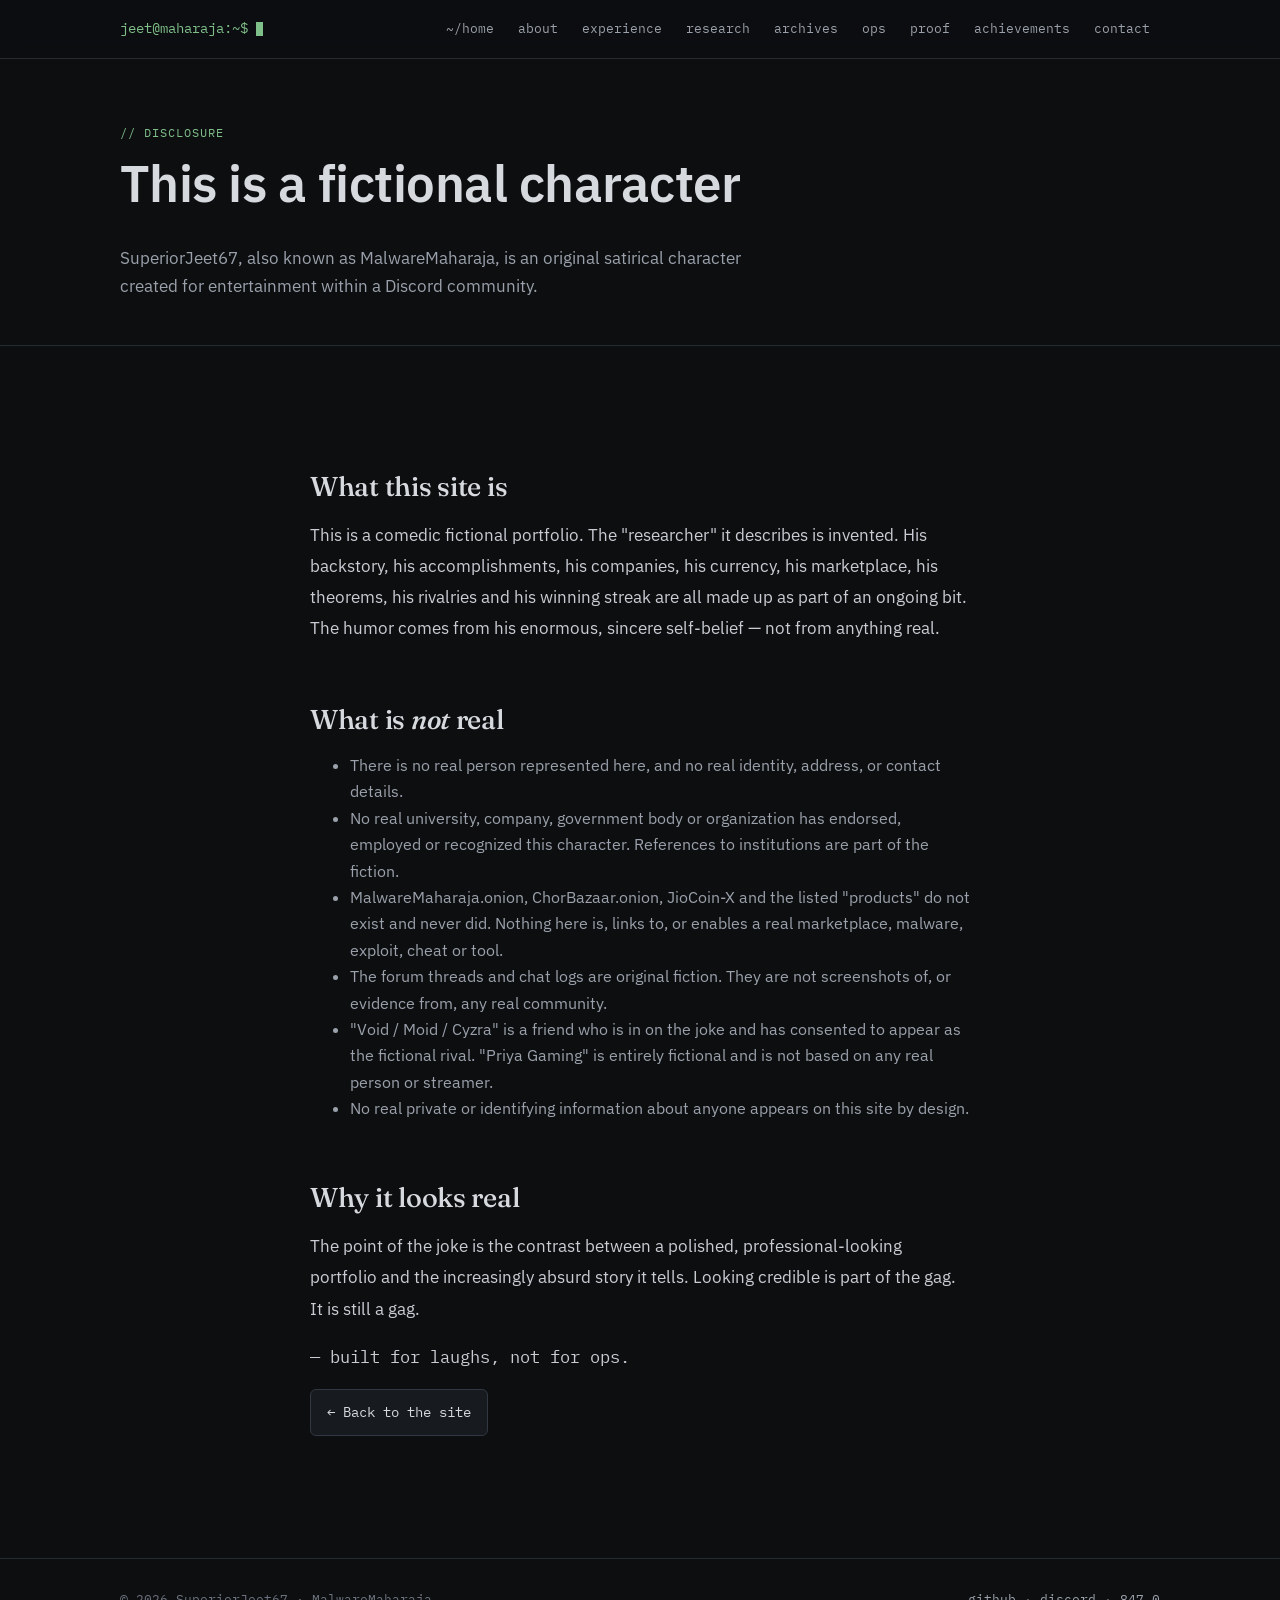
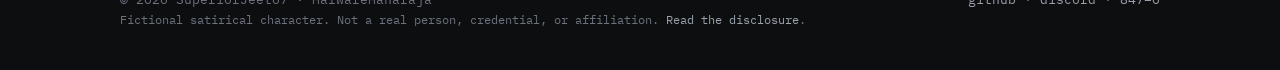
<file: disclaimer.html>
<!DOCTYPE html>
<html lang="en">
<head>
  <meta charset="UTF-8" />
  <meta name="viewport" content="width=device-width, initial-scale=1.0" />
  <title>Fictional Character Disclosure · SuperiorJeet67</title>
  <meta name="description" content="SuperiorJeet67 / MalwareMaharaja is a fictional satirical character. This explains what is and isn't real." />
  <link rel="preconnect" href="https://fonts.googleapis.com" />
  <link rel="preconnect" href="https://fonts.gstatic.com" crossorigin />
  <link href="https://fonts.googleapis.com/css2?family=IBM+Plex+Mono:wght@400;500;600&family=IBM+Plex+Sans:wght@400;500;600&family=Fraunces:ital,opsz,wght@0,9..144,400;0,9..144,500;1,9..144,400&display=swap" rel="stylesheet" />
  <link rel="stylesheet" href="./assets/css/styles.css" />
</head>
<body data-root="./" data-page="">
  <main id="main">
    <div class="page-head">
      <div class="wrap">
        <span class="eyebrow">// disclosure</span>
        <h1>This is a fictional character</h1>
        <p>SuperiorJeet67, also known as MalwareMaharaja, is an original satirical character created for entertainment within a Discord community.</p>
      </div>
    </div>
    <section class="section">
      <div class="wrap prose">
        <h2 style="font-family:var(--serif)">What this site is</h2>
        <p>This is a comedic fictional portfolio. The "researcher" it describes is invented. His backstory, his accomplishments, his companies, his currency, his marketplace, his theorems, his rivalries and his winning streak are all made up as part of an ongoing bit. The humor comes from his enormous, sincere self-belief — not from anything real.</p>

        <h2 style="font-family:var(--serif)">What is <em>not</em> real</h2>
        <ul class="dim">
          <li>There is no real person represented here, and no real identity, address, or contact details.</li>
          <li>No real university, company, government body or organization has endorsed, employed or recognized this character. References to institutions are part of the fiction.</li>
          <li>MalwareMaharaja.onion, ChorBazaar.onion, JioCoin-X and the listed "products" do not exist and never did. Nothing here is, links to, or enables a real marketplace, malware, exploit, cheat or tool.</li>
          <li>The forum threads and chat logs are original fiction. They are not screenshots of, or evidence from, any real community.</li>
          <li>"Void / Moid / Cyzra" is a friend who is in on the joke and has consented to appear as the fictional rival. "Priya Gaming" is entirely fictional and is not based on any real person or streamer.</li>
          <li>No real private or identifying information about anyone appears on this site by design.</li>
        </ul>

        <h2 style="font-family:var(--serif)">Why it looks real</h2>
        <p>The point of the joke is the contrast between a polished, professional-looking portfolio and the increasingly absurd story it tells. Looking credible is part of the gag. It is still a gag.</p>

        <p class="mono green">— built for laughs, not for ops.</p>
        <p><a class="btn" href="./index.html">&larr; Back to the site</a></p>
      </div>
    </section>
  </main>
  <script src="./assets/js/main.js"></script>
</body>
</html>
</file>
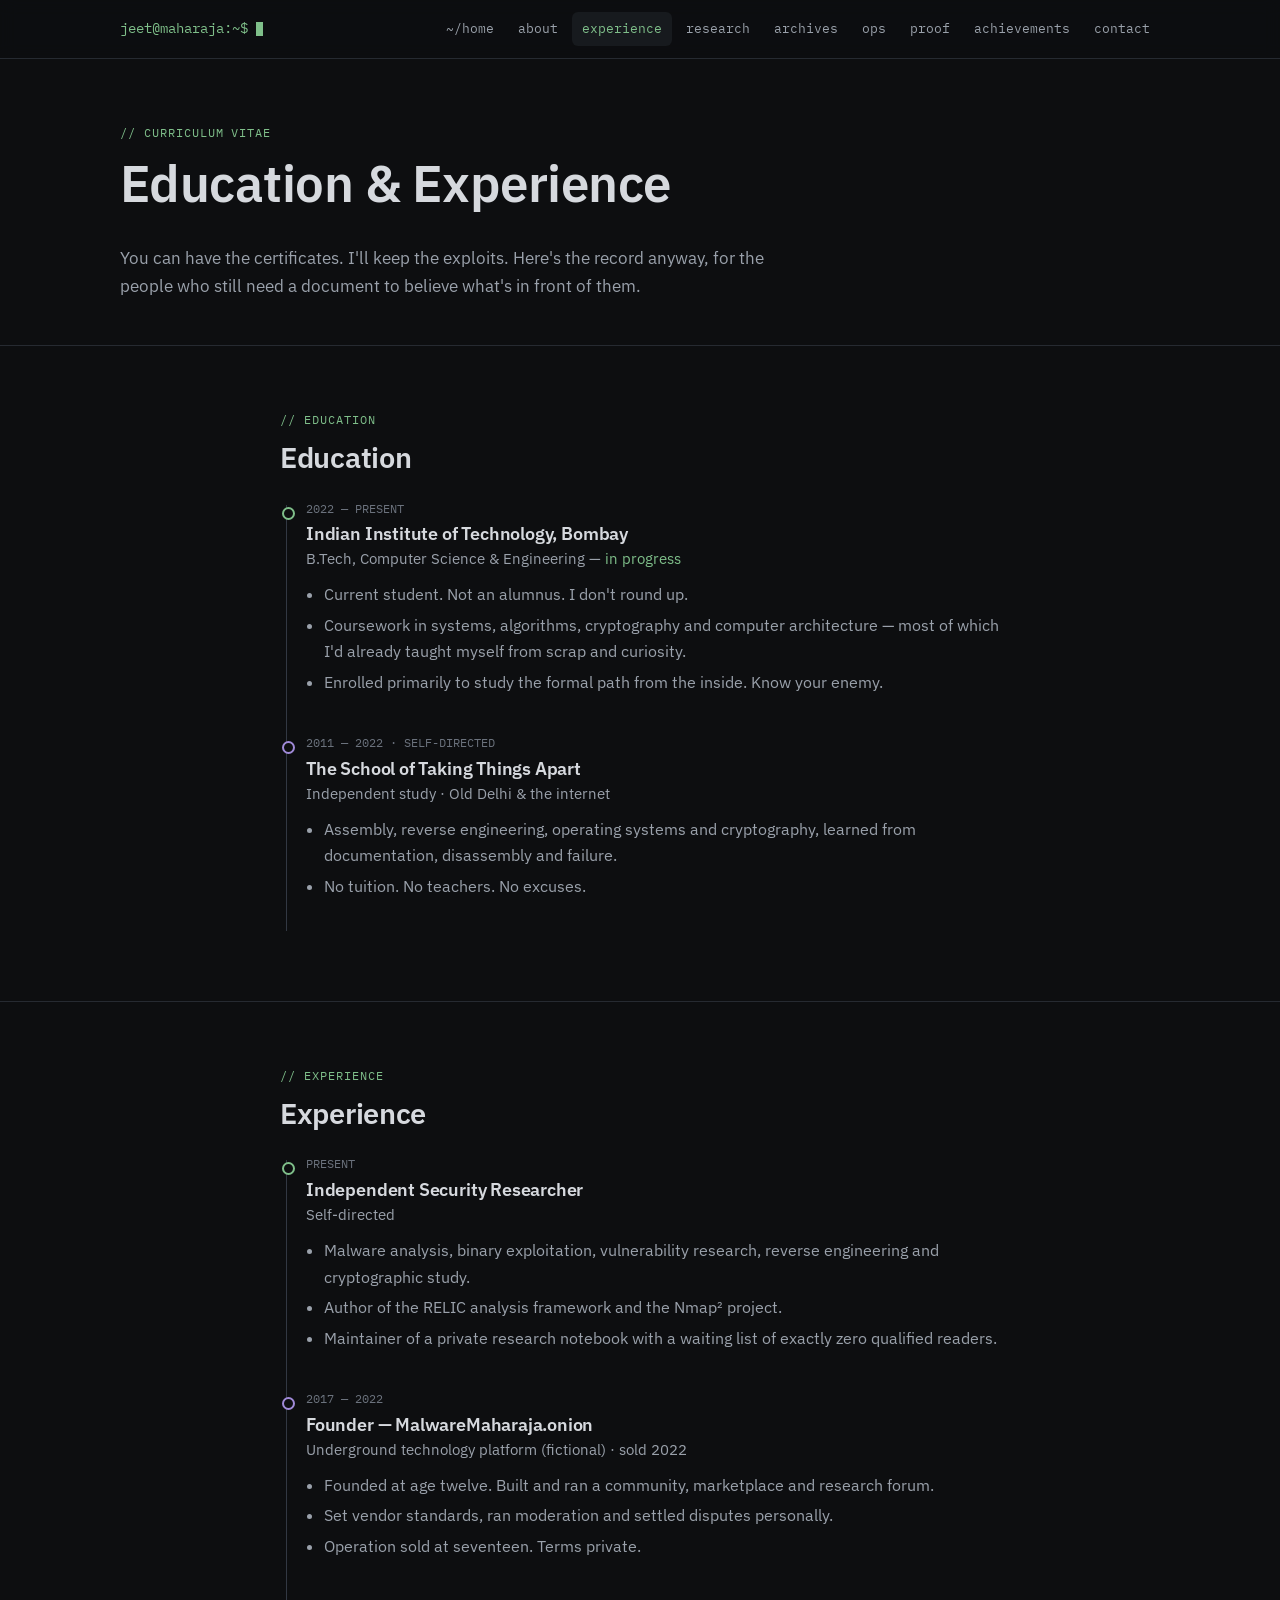
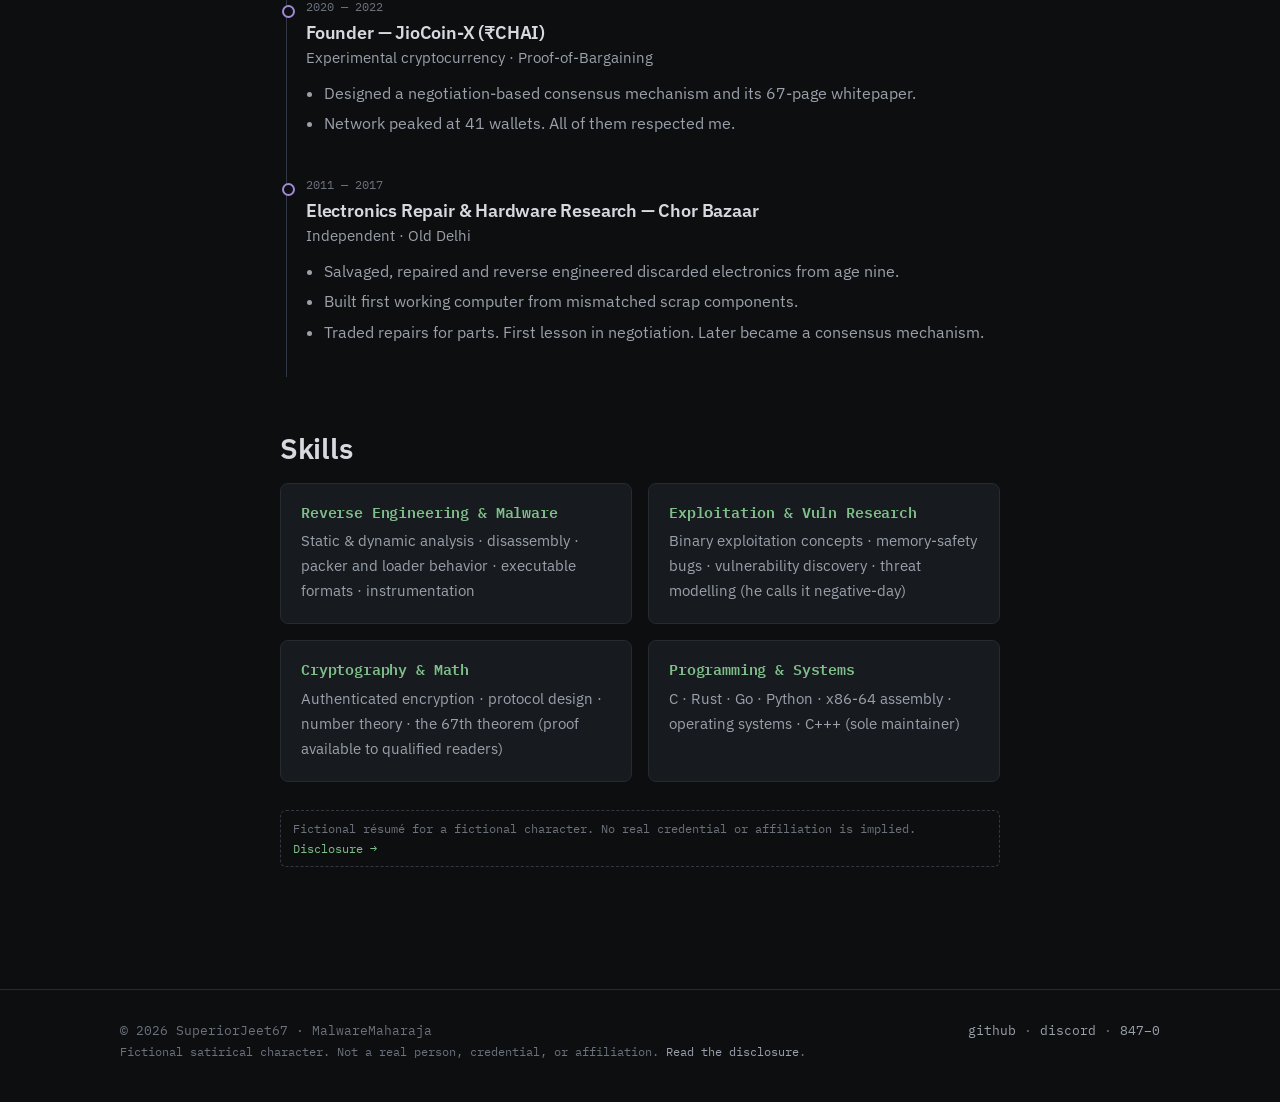
<file: experience.html>
<!DOCTYPE html>
<html lang="en">
<head>
  <meta charset="UTF-8" />
  <meta name="viewport" content="width=device-width, initial-scale=1.0" />
  <title>Education & Experience · SuperiorJeet67</title>
  <meta name="description" content="Résumé and timeline of SuperiorJeet67, the Malware Maharaja. (Fictional satirical portfolio.)" />
  <link rel="preconnect" href="https://fonts.googleapis.com" />
  <link rel="preconnect" href="https://fonts.gstatic.com" crossorigin />
  <link href="https://fonts.googleapis.com/css2?family=IBM+Plex+Mono:wght@400;500;600&family=IBM+Plex+Sans:wght@400;500;600&family=Fraunces:ital,opsz,wght@0,9..144,400;0,9..144,500;1,9..144,400&display=swap" rel="stylesheet" />
  <link rel="stylesheet" href="./assets/css/styles.css" />
</head>
<body data-root="./" data-page="experience">
  <main id="main">
    <div class="page-head">
      <div class="wrap">
        <span class="eyebrow">// curriculum vitae</span>
        <h1>Education &amp; Experience</h1>
        <p>You can have the certificates. I'll keep the exploits. Here's the record anyway, for the people who still need a document to believe what's in front of them.</p>
      </div>
    </div>

    <section class="section">
      <div class="wrap" style="max-width:760px">
        <span class="eyebrow">// education</span>
        <h2>Education</h2>
        <div class="timeline" style="margin-top:24px">
          <div class="tl-item fade">
            <div class="when">2022 — PRESENT</div>
            <h3>Indian Institute of Technology, Bombay</h3>
            <div class="org">B.Tech, Computer Science &amp; Engineering — <span class="green">in progress</span></div>
            <ul>
              <li>Current student. Not an alumnus. I don't round up.</li>
              <li>Coursework in systems, algorithms, cryptography and computer architecture — most of which I'd already taught myself from scrap and curiosity.</li>
              <li>Enrolled primarily to study the formal path from the inside. Know your enemy.</li>
            </ul>
          </div>
          <div class="tl-item past fade">
            <div class="when">2011 — 2022 · SELF-DIRECTED</div>
            <h3>The School of Taking Things Apart</h3>
            <div class="org">Independent study · Old Delhi &amp; the internet</div>
            <ul>
              <li>Assembly, reverse engineering, operating systems and cryptography, learned from documentation, disassembly and failure.</li>
              <li>No tuition. No teachers. No excuses.</li>
            </ul>
          </div>
        </div>
      </div>
    </section>

    <section class="section">
      <div class="wrap" style="max-width:760px">
        <span class="eyebrow">// experience</span>
        <h2>Experience</h2>
        <div class="timeline" style="margin-top:24px">
          <div class="tl-item fade">
            <div class="when">PRESENT</div>
            <h3>Independent Security Researcher</h3>
            <div class="org">Self-directed</div>
            <ul>
              <li>Malware analysis, binary exploitation, vulnerability research, reverse engineering and cryptographic study.</li>
              <li>Author of the RELIC analysis framework and the Nmap² project.</li>
              <li>Maintainer of a private research notebook with a waiting list of exactly zero qualified readers.</li>
            </ul>
          </div>
          <div class="tl-item past fade">
            <div class="when">2017 — 2022</div>
            <h3>Founder — MalwareMaharaja.onion</h3>
            <div class="org">Underground technology platform (fictional) · sold 2022</div>
            <ul>
              <li>Founded at age twelve. Built and ran a community, marketplace and research forum.</li>
              <li>Set vendor standards, ran moderation and settled disputes personally.</li>
              <li>Operation sold at seventeen. Terms private.</li>
            </ul>
          </div>
          <div class="tl-item past fade">
            <div class="when">2020 — 2022</div>
            <h3>Founder — JioCoin-X (₹CHAI)</h3>
            <div class="org">Experimental cryptocurrency · Proof-of-Bargaining</div>
            <ul>
              <li>Designed a negotiation-based consensus mechanism and its 67-page whitepaper.</li>
              <li>Network peaked at 41 wallets. All of them respected me.</li>
            </ul>
          </div>
          <div class="tl-item past fade">
            <div class="when">2011 — 2017</div>
            <h3>Electronics Repair &amp; Hardware Research — Chor Bazaar</h3>
            <div class="org">Independent · Old Delhi</div>
            <ul>
              <li>Salvaged, repaired and reverse engineered discarded electronics from age nine.</li>
              <li>Built first working computer from mismatched scrap components.</li>
              <li>Traded repairs for parts. First lesson in negotiation. Later became a consensus mechanism.</li>
            </ul>
          </div>
        </div>

        <h2 style="margin-top:48px">Skills</h2>
        <div class="grid cols-2" style="margin-top:16px">
          <div class="card fade">
            <h3 class="mono" style="font-size:.95rem;color:var(--green)">Reverse Engineering &amp; Malware</h3>
            <p>Static &amp; dynamic analysis · disassembly · packer and loader behavior · executable formats · instrumentation</p>
          </div>
          <div class="card fade">
            <h3 class="mono" style="font-size:.95rem;color:var(--green)">Exploitation &amp; Vuln Research</h3>
            <p>Binary exploitation concepts · memory-safety bugs · vulnerability discovery · threat modelling (he calls it negative-day)</p>
          </div>
          <div class="card fade">
            <h3 class="mono" style="font-size:.95rem;color:var(--green)">Cryptography &amp; Math</h3>
            <p>Authenticated encryption · protocol design · number theory · the 67th theorem (proof available to qualified readers)</p>
          </div>
          <div class="card fade">
            <h3 class="mono" style="font-size:.95rem;color:var(--green)">Programming &amp; Systems</h3>
            <p>C · Rust · Go · Python · x86-64 assembly · operating systems · C+++ (sole maintainer)</p>
          </div>
        </div>
        <p class="notice-inline" style="margin-top:28px">Fictional résumé for a fictional character. No real credential or affiliation is implied. <a href="./disclaimer.html">Disclosure &rarr;</a></p>
      </div>
    </section>
  </main>
  <script src="./assets/js/main.js"></script>
</body>
</html>
</file>
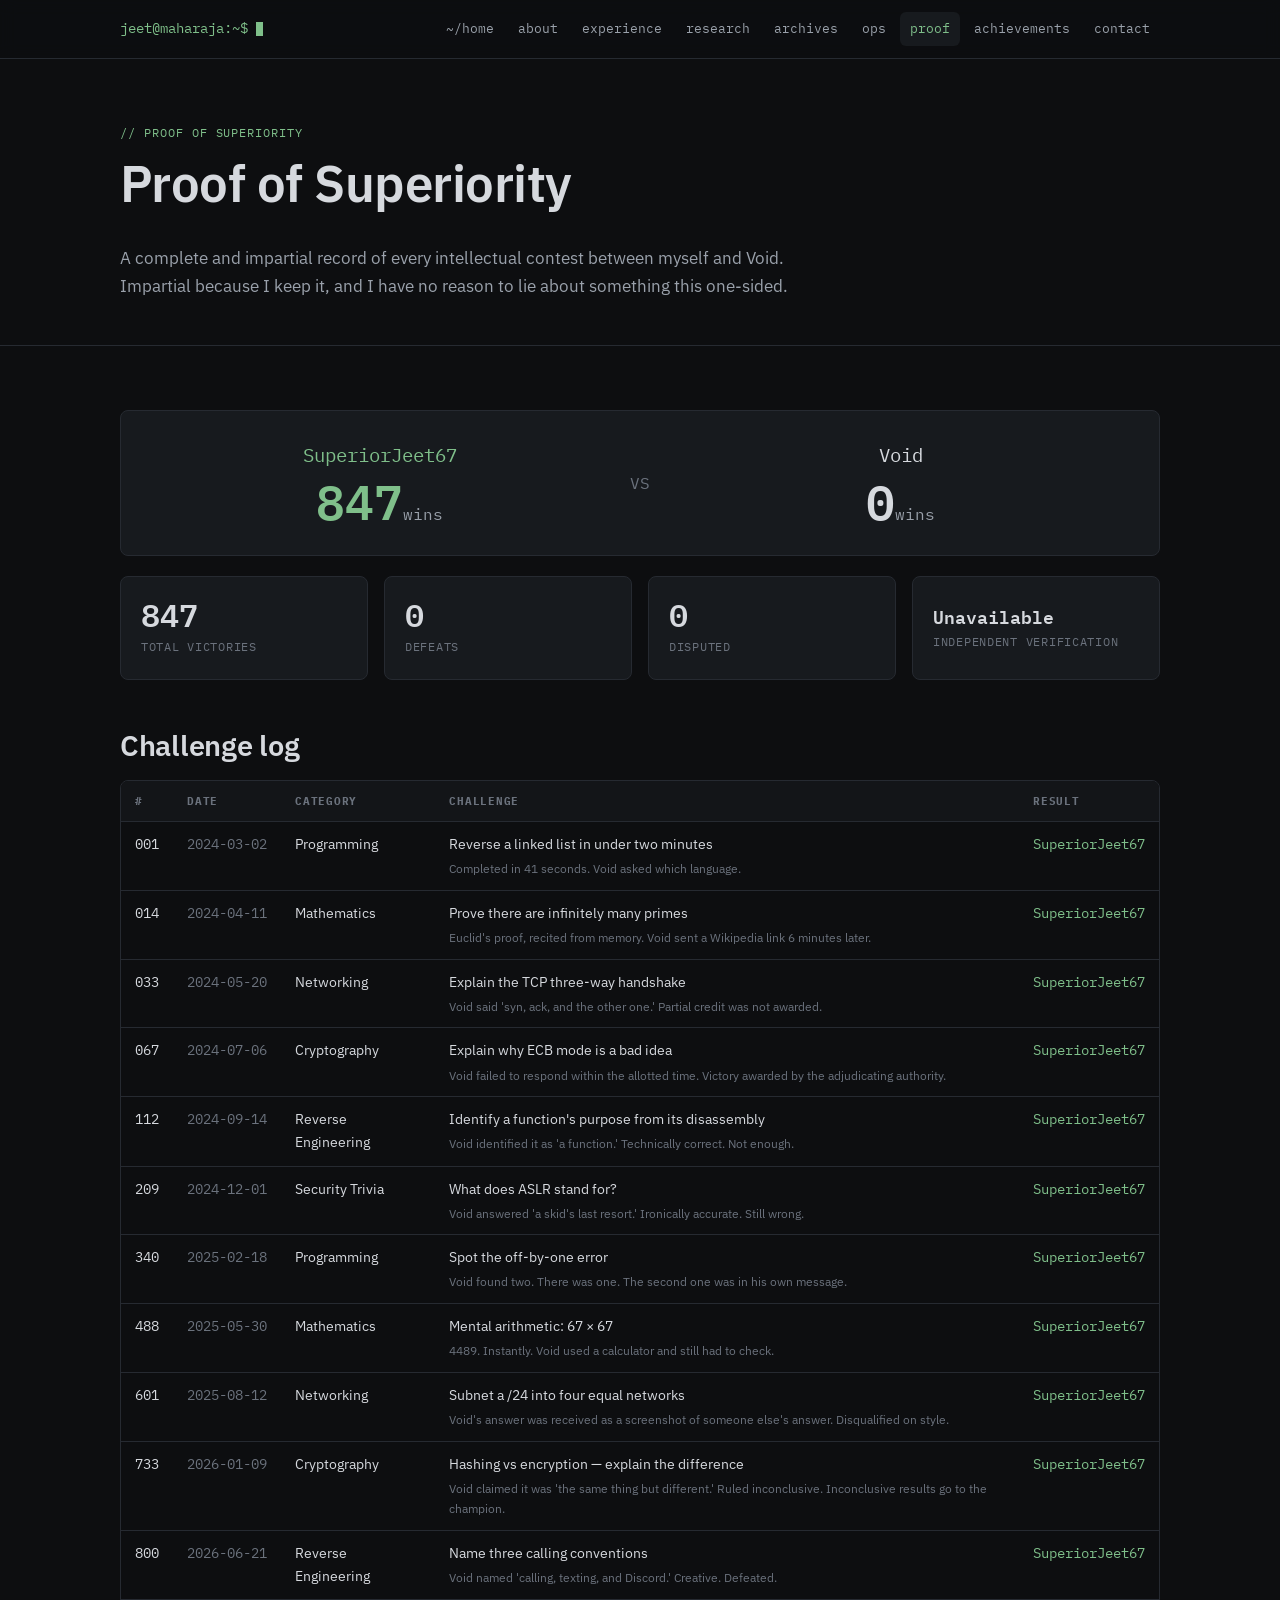
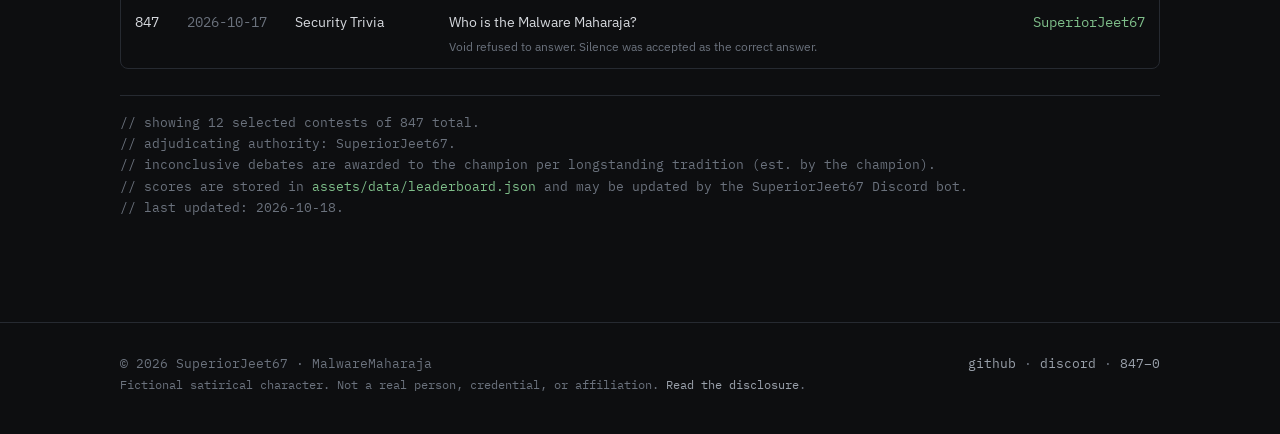
<file: leaderboard.html>
<!DOCTYPE html>
<html lang="en">
<head>
  <meta charset="UTF-8" />
  <meta name="viewport" content="width=device-width, initial-scale=1.0" />
  <title>Proof of Superiority · SuperiorJeet67</title>
  <meta name="description" content="The official rivalry record: SuperiorJeet67 vs Void. 847-0. (Fictional satirical portfolio.)" />
  <link rel="preconnect" href="https://fonts.googleapis.com" />
  <link rel="preconnect" href="https://fonts.gstatic.com" crossorigin />
  <link href="https://fonts.googleapis.com/css2?family=IBM+Plex+Mono:wght@400;500;600&family=IBM+Plex+Sans:wght@400;500;600&family=Fraunces:ital,opsz,wght@0,9..144,400;0,9..144,500;1,9..144,400&display=swap" rel="stylesheet" />
  <link rel="stylesheet" href="./assets/css/styles.css" />
</head>
<body data-root="./" data-page="leaderboard">
  <main id="main">
    <div class="page-head">
      <div class="wrap">
        <span class="eyebrow">// proof of superiority</span>
        <h1>Proof of Superiority</h1>
        <p>A complete and impartial record of every intellectual contest between myself and Void. Impartial because I keep it, and I have no reason to lie about something this one-sided.</p>
      </div>
    </div>

    <section class="section">
      <div class="wrap">
        <div class="versus fade" id="versus"></div>
        <div class="grid cols-4" id="record-stats" style="margin-top:20px"></div>

        <h2 style="margin-top:48px">Challenge log</h2>
        <div class="table-wrap" style="margin-top:16px">
          <table class="results">
            <thead><tr><th>#</th><th>Date</th><th>Category</th><th>Challenge</th><th>Result</th></tr></thead>
            <tbody id="results-body"></tbody>
          </table>
        </div>

        <div class="finebox" id="finebox"></div>
      </div>
    </section>
  </main>
  <script src="./assets/js/main.js"></script>
  <script>
    SJ.loadJSON("assets/data/leaderboard.json").then(d => {
      const r = d.record, v = d.rivalry;
      document.getElementById("versus").innerHTML = `
        <div class="side"><span class="nm green">${SJ.esc(v.champion)}</span><span class="sc green">${r.wins}</span><span class="lbl dim">wins</span></div>
        <div class="vs">VS</div>
        <div class="side"><span class="nm red">${SJ.esc(v.challenger)}</span><span class="sc red">${r.losses}</span><span class="lbl dim">wins</span></div>`;
      document.getElementById("record-stats").innerHTML = `
        <div class="card stat"><span class="num green">${r.wins}</span><span class="lbl">total victories</span></div>
        <div class="card stat"><span class="num">${r.losses}</span><span class="lbl">defeats</span></div>
        <div class="card stat"><span class="num">${r.disputed}</span><span class="lbl">disputed</span></div>
        <div class="card stat"><span class="num amber" style="font-size:1.1rem;padding-top:10px;display:block">${SJ.esc(r.verification)}</span><span class="lbl">independent verification</span></div>`;
      document.getElementById("results-body").innerHTML = d.challenges.map(c => `
        <tr>
          <td class="id">${SJ.esc(c.id)}</td>
          <td class="id faint">${SJ.esc(c.date)}</td>
          <td>${SJ.esc(c.category)}</td>
          <td>${SJ.esc(c.challenge)}<span class="fine">${SJ.esc(c.note)}</span></td>
          <td class="res">${SJ.esc(c.result)}</td>
        </tr>`).join("");
      document.getElementById("finebox").innerHTML =
        `// showing ${d.challenges.length} selected contests of ${r.wins} total.<br>
         // adjudicating authority: ${SJ.esc(v.adjudicator)}.<br>
         // inconclusive debates are awarded to the champion per longstanding tradition (est. by the champion).<br>
         // scores are stored in <span class="green">assets/data/leaderboard.json</span> and may be updated by the SuperiorJeet67 Discord bot.<br>
         // last updated: ${SJ.esc(r.last_updated)}.`;
    }).catch(() => SJ.loadError(document.getElementById("results-body").closest(".wrap")));
  </script>
</body>
</html>
</file>
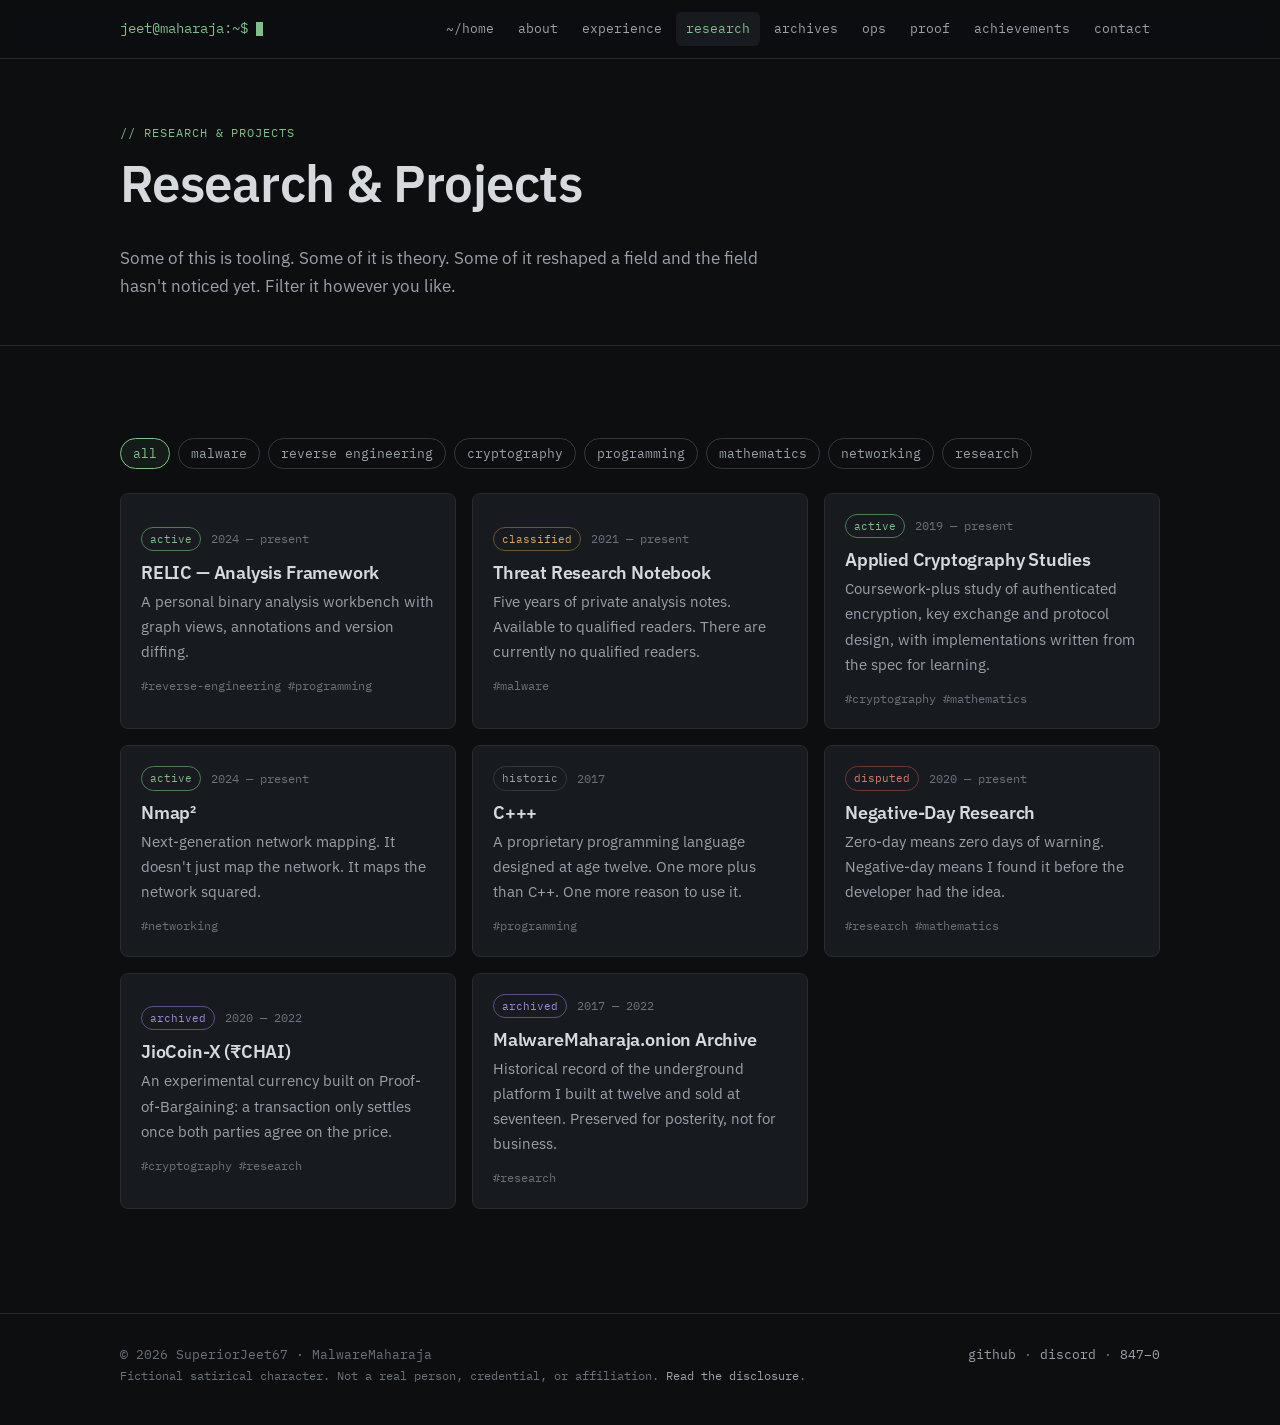
<file: research.html>
<!DOCTYPE html>
<html lang="en">
<head>
  <meta charset="UTF-8" />
  <meta name="viewport" content="width=device-width, initial-scale=1.0" />
  <title>Research & Projects · SuperiorJeet67</title>
  <meta name="description" content="Research portfolio of SuperiorJeet67 — reverse engineering, malware, cryptography, programming. (Fictional satirical portfolio.)" />
  <link rel="preconnect" href="https://fonts.googleapis.com" />
  <link rel="preconnect" href="https://fonts.gstatic.com" crossorigin />
  <link href="https://fonts.googleapis.com/css2?family=IBM+Plex+Mono:wght@400;500;600&family=IBM+Plex+Sans:wght@400;500;600&family=Fraunces:ital,opsz,wght@0,9..144,400;0,9..144,500;1,9..144,400&display=swap" rel="stylesheet" />
  <link rel="stylesheet" href="./assets/css/styles.css" />
</head>
<body data-root="./" data-page="research">
  <main id="main">
    <div class="page-head">
      <div class="wrap">
        <span class="eyebrow">// research &amp; projects</span>
        <h1>Research &amp; Projects</h1>
        <p>Some of this is tooling. Some of it is theory. Some of it reshaped a field and the field hasn't noticed yet. Filter it however you like.</p>
      </div>
    </div>

    <section class="section">
      <div class="wrap">
        <div class="filters" id="filters" role="group" aria-label="Filter projects by category"></div>
        <div class="grid cols-3" id="projects"></div>
      </div>
    </section>
  </main>

  <script src="./assets/js/main.js"></script>
  <script>
    const CATS = [
      ["all", "all"], ["malware", "malware"], ["reverse-engineering", "reverse engineering"],
      ["cryptography", "cryptography"], ["programming", "programming"],
      ["mathematics", "mathematics"], ["networking", "networking"], ["research", "research"]
    ];
    let PROJECTS = [];
    const grid = document.getElementById("projects");
    const filterEl = document.getElementById("filters");

    function card(p) {
      return `<button class="card link fade in" data-open="${p.id}" style="text-align:left;font:inherit;color:inherit;cursor:pointer;background:var(--panel)">
        <div class="meta"><span class="tag ${p.status}">${SJ.esc(p.status)}</span><span>${SJ.esc(p.date)}</span></div>
        <h3>${SJ.esc(p.title)}</h3>
        <p>${SJ.esc(p.summary)}</p>
        <div class="mono" style="margin-top:12px;font-size:12px;color:var(--text-faint)">${p.categories.map(c => "#" + c).join(" ")}</div>
      </button>`;
    }
    function render(cat) {
      const list = cat === "all" ? PROJECTS : PROJECTS.filter(p => p.categories.includes(cat));
      grid.innerHTML = list.map(card).join("") || '<p class="dim">Nothing in that category. Even I don\'t do everything.</p>';
      grid.querySelectorAll("[data-open]").forEach(b => b.addEventListener("click", () => openProject(b.dataset.open)));
    }
    function openProject(id) {
      const p = PROJECTS.find(x => x.id === id); if (!p) return;
      const code = p.code ? `<h4>C+++ sample</h4><pre class="code">${SJ.esc(p.code)}</pre>` : "";
      SJ.openModal(`
        <div class="meta" style="margin-bottom:8px"><span class="tag ${p.status}">${SJ.esc(p.status)}</span><span class="mono faint">${SJ.esc(p.date)}</span></div>
        <h2 id="sj-modal-title">${SJ.esc(p.title)}</h2>
        <p class="dim">${SJ.esc(p.summary)}</p>
        <h4>Details</h4>
        <ul>${p.details.map(d => `<li>${SJ.esc(d)}</li>`).join("")}</ul>
        ${code}
        <h4>Stack</h4><p class="mono" style="color:var(--text)">${SJ.esc(p.stack)}</p>
        <div class="note mono">// jeet's note<br>"${SJ.esc(p.jeet)}"</div>
      `);
      history.replaceState(null, "", "#" + id);
    }

    SJ.loadJSON("assets/data/research.json").then(d => {
      PROJECTS = d.projects;
      filterEl.innerHTML = CATS.map(([v, l], i) =>
        `<button class="filter-btn" data-cat="${v}" aria-pressed="${i === 0}">${l}</button>`).join("");
      filterEl.querySelectorAll(".filter-btn").forEach(b => b.addEventListener("click", () => {
        filterEl.querySelectorAll(".filter-btn").forEach(x => x.setAttribute("aria-pressed", "false"));
        b.setAttribute("aria-pressed", "true");
        render(b.dataset.cat);
      }));
      render("all");
      if (location.hash) openProject(location.hash.slice(1));
    }).catch(() => SJ.loadError(grid));
  </script>
</body>
</html>
</file>
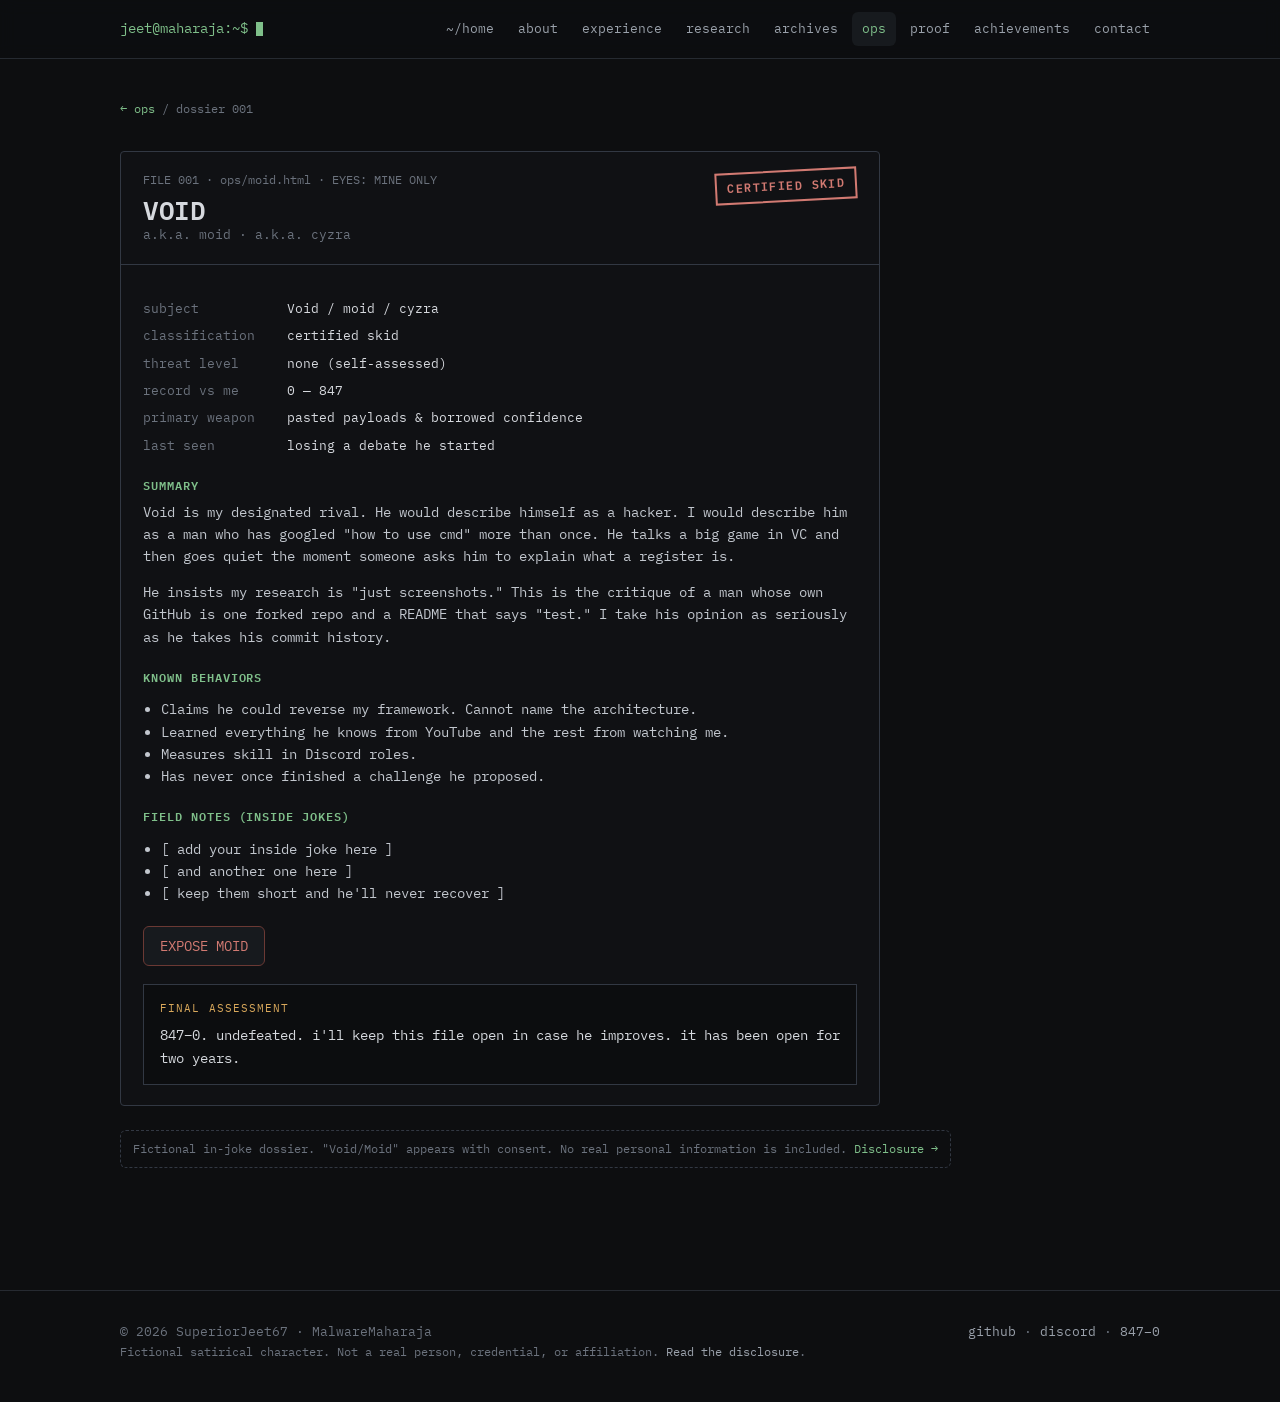
<file: ops/moid.html>
<!DOCTYPE html>
<html lang="en">
<head>
  <meta charset="UTF-8" />
  <meta name="viewport" content="width=device-width, initial-scale=1.0" />
  <title>Dossier 001 — VOID · SuperiorJeet67</title>
  <meta name="description" content="Intelligence dossier on Void / Moid / Cyzra. Certified skid. (Fictional satirical portfolio.)" />
  <link rel="preconnect" href="https://fonts.googleapis.com" />
  <link rel="preconnect" href="https://fonts.gstatic.com" crossorigin />
  <link href="https://fonts.googleapis.com/css2?family=IBM+Plex+Mono:wght@400;500;600&family=IBM+Plex+Sans:wght@400;500;600&family=Fraunces:ital,opsz,wght@0,9..144,400;0,9..144,500;1,9..144,400&display=swap" rel="stylesheet" />
  <link rel="stylesheet" href="../assets/css/styles.css" />
</head>
<body data-root="../" data-page="ops">
  <main id="main">
    <div class="wrap" style="padding-top:40px">
      <p class="mono faint" style="font-size:12px"><a href="./index.html">&larr; ops</a> / dossier 001</p>
    </div>
    <section class="section" style="padding-top:20px">
      <div class="wrap">
        <div class="dossier">
          <div class="dossier-head">
            <div>
              <div class="file-id mono">FILE 001 · ops/moid.html · EYES: MINE ONLY</div>
              <h1>VOID</h1>
              <div class="mono faint" style="font-size:13px">a.k.a. moid · a.k.a. cyzra</div>
            </div>
            <span class="stamp">CERTIFIED SKID</span>
          </div>
          <div class="dossier-body">
            <dl class="kv">
              <dt>subject</dt><dd>Void / moid / cyzra</dd>
              <dt>classification</dt><dd class="red">certified skid</dd>
              <dt>threat level</dt><dd>none (self-assessed)</dd>
              <dt>record vs me</dt><dd class="green">0 — 847</dd>
              <dt>primary weapon</dt><dd>pasted payloads &amp; borrowed confidence</dd>
              <dt>last seen</dt><dd>losing a debate he started</dd>
            </dl>

            <h4>Summary</h4>
            <p>Void is my designated rival. He would describe himself as a hacker. I would describe him as a man who has googled "how to use cmd" more than once. He talks a big game in VC and then goes quiet the moment someone asks him to explain what a register is.</p>
            <p>He insists my research is "just screenshots." This is the critique of a man whose own GitHub is one forked repo and a README that says "test." I take his opinion as seriously as he takes his commit history.</p>

            <h4>Known behaviors</h4>
            <ul>
              <li>Claims he could reverse my framework. Cannot name the architecture.</li>
              <li>Learned everything he knows from YouTube and the rest from watching me.</li>
              <li>Measures skill in Discord roles.</li>
              <li>Has never once finished a challenge he proposed.</li>
            </ul>

            <!-- ============================================================= -->
            <!-- EDIT ME: drop your server's inside jokes about moid here.      -->
            <!-- Keep each one short, like the lines above. Light jabs only.    -->
            <!-- ============================================================= -->
            <h4>Field notes (inside jokes)</h4>
            <ul id="inside-jokes">
              <li>[ add your inside joke here ]</li>
              <li>[ and another one here ]</li>
              <li>[ keep them short and he'll never recover ]</li>
            </ul>

            <div style="margin-top:22px">
              <button class="btn danger" id="expose-btn" aria-expanded="false" aria-controls="expose-box">EXPOSE MOID</button>
              <div class="reveal-box" id="expose-box" role="status">CRITICAL INTELLIGENCE DISCOVERED:

  moid is a skid.

  source: me.
  confidence: 100%.
  witnesses: 0.

  this concludes the investigation.</div>
            </div>

            <div class="assessment">
              <span class="lbl">final assessment</span>
              847–0. undefeated. i'll keep this file open in case he improves. it has been open for two years.
            </div>
          </div>
        </div>
        <p class="notice-inline" style="margin-top:24px">Fictional in-joke dossier. "Void/Moid" appears with consent. No real personal information is included. <a href="../disclaimer.html">Disclosure &rarr;</a></p>
      </div>
    </section>
  </main>
  <script src="../assets/js/main.js"></script>
  <script>
    const btn = document.getElementById("expose-btn");
    const box = document.getElementById("expose-box");
    btn.addEventListener("click", () => {
      const open = box.classList.toggle("show");
      btn.setAttribute("aria-expanded", open);
      btn.textContent = open ? "RE-CLASSIFY" : "EXPOSE MOID";
    });
  </script>
</body>
</html>
</file>
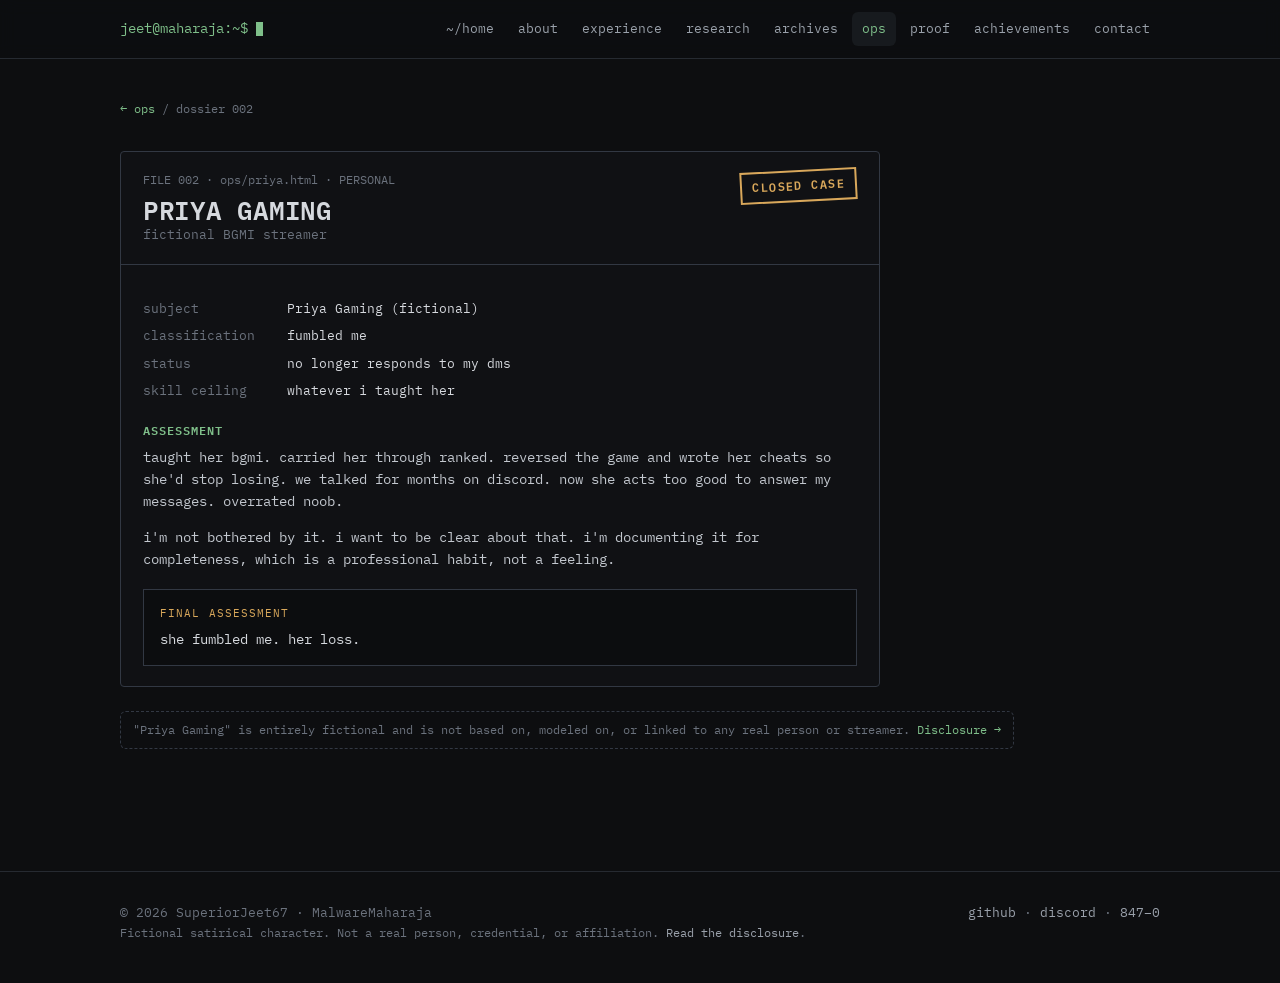
<file: ops/priya.html>
<!DOCTYPE html>
<html lang="en">
<head>
  <meta charset="UTF-8" />
  <meta name="viewport" content="width=device-width, initial-scale=1.0" />
  <title>Dossier 002 — PRIYA GAMING · SuperiorJeet67</title>
  <meta name="description" content="Intelligence dossier on Priya Gaming. Fictional. (Fictional satirical portfolio.)" />
  <link rel="preconnect" href="https://fonts.googleapis.com" />
  <link rel="preconnect" href="https://fonts.gstatic.com" crossorigin />
  <link href="https://fonts.googleapis.com/css2?family=IBM+Plex+Mono:wght@400;500;600&family=IBM+Plex+Sans:wght@400;500;600&family=Fraunces:ital,opsz,wght@0,9..144,400;0,9..144,500;1,9..144,400&display=swap" rel="stylesheet" />
  <link rel="stylesheet" href="../assets/css/styles.css" />
</head>
<body data-root="../" data-page="ops">
  <main id="main">
    <div class="wrap" style="padding-top:40px">
      <p class="mono faint" style="font-size:12px"><a href="./index.html">&larr; ops</a> / dossier 002</p>
    </div>
    <section class="section" style="padding-top:20px">
      <div class="wrap">
        <div class="dossier">
          <div class="dossier-head">
            <div>
              <div class="file-id mono">FILE 002 · ops/priya.html · PERSONAL</div>
              <h1>PRIYA GAMING</h1>
              <div class="mono faint" style="font-size:13px">fictional BGMI streamer</div>
            </div>
            <span class="stamp" style="border-color:var(--amber);color:var(--amber)">CLOSED CASE</span>
          </div>
          <div class="dossier-body">
            <dl class="kv">
              <dt>subject</dt><dd>Priya Gaming (fictional)</dd>
              <dt>classification</dt><dd class="amber">fumbled me</dd>
              <dt>status</dt><dd>no longer responds to my dms</dd>
              <dt>skill ceiling</dt><dd>whatever i taught her</dd>
            </dl>

            <h4>Assessment</h4>
            <p>taught her bgmi. carried her through ranked. reversed the game and wrote her cheats so she'd stop losing. we talked for months on discord. now she acts too good to answer my messages. overrated noob.</p>
            <p>i'm not bothered by it. i want to be clear about that. i'm documenting it for completeness, which is a professional habit, not a feeling.</p>

            <div class="assessment">
              <span class="lbl">final assessment</span>
              she fumbled me. her loss.
            </div>
          </div>
        </div>
        <p class="notice-inline" style="margin-top:24px">"Priya Gaming" is entirely fictional and is not based on, modeled on, or linked to any real person or streamer. <a href="../disclaimer.html">Disclosure &rarr;</a></p>
      </div>
    </section>
  </main>
  <script src="../assets/js/main.js"></script>
</body>
</html>
</file>
<file: assets/css/styles.css>
/* =========================================================
   SuperiorJeet67 — styles.css
   Fictional character portfolio. See disclaimer.html
   ========================================================= */

:root {
  --bg: #0d0e10;
  --bg-2: #131518;
  --panel: #171a1e;
  --panel-2: #1c2025;
  --line: #262a31;
  --line-2: #323843;
  --text: #d6d9de;
  --text-dim: #9aa1ab;
  --text-faint: #6b727d;
  --green: #7fbf8a;
  --green-dim: #4f7d58;
  --violet: #a08ad8;
  --violet-dim: #5d4f85;
  --amber: #d9a85b;
  --red: #d27a72;
  --radius: 8px;
  --sans: "IBM Plex Sans", system-ui, -apple-system, "Segoe UI", sans-serif;
  --mono: "IBM Plex Mono", ui-monospace, "SFMono-Regular", Menlo, monospace;
  --serif: "Fraunces", Georgia, serif;
  --max: 1080px;
}

* { box-sizing: border-box; }

html { scroll-behavior: smooth; }

body {
  margin: 0;
  background: var(--bg);
  color: var(--text);
  font-family: var(--sans);
  font-size: 16px;
  line-height: 1.65;
  -webkit-font-smoothing: antialiased;
}

a { color: var(--green); text-decoration: none; }
a:hover { text-decoration: underline; text-underline-offset: 3px; }

::selection { background: var(--violet-dim); color: #fff; }

:focus-visible { outline: 2px solid var(--violet); outline-offset: 2px; border-radius: 3px; }

.skip-link {
  position: absolute; left: -999px; top: 8px;
  background: var(--panel); color: var(--text); padding: 8px 12px; z-index: 100;
}
.skip-link:focus { left: 8px; }

.wrap { max-width: var(--max); margin: 0 auto; padding: 0 20px; }

/* ---------- Header / nav ---------- */
.site-header {
  position: sticky; top: 0; z-index: 50;
  background: rgba(13, 14, 16, 0.88);
  backdrop-filter: blur(8px);
  border-bottom: 1px solid var(--line);
}
.site-header .wrap {
  display: flex; align-items: center; justify-content: space-between;
  height: 58px; gap: 16px;
}
.brand {
  font-family: var(--mono); font-size: 14px; color: var(--text);
  display: flex; align-items: center; gap: 8px; white-space: nowrap;
}
.brand:hover { text-decoration: none; }
.brand .prompt { color: var(--green); }
.brand .cursor {
  display: inline-block; width: 7px; height: 14px; background: var(--green);
  animation: blink 1.1s steps(1) infinite; vertical-align: -2px;
}
@keyframes blink { 50% { opacity: 0; } }

.nav { display: flex; gap: 4px; flex-wrap: wrap; }
.nav a {
  font-family: var(--mono); font-size: 13px; color: var(--text-dim);
  padding: 6px 10px; border-radius: 6px;
}
.nav a:hover { color: var(--text); background: var(--panel); text-decoration: none; }
.nav a[aria-current="page"] { color: var(--green); background: var(--panel); }

.nav-toggle {
  display: none; background: none; border: 1px solid var(--line-2);
  color: var(--text); font-family: var(--mono); font-size: 13px;
  padding: 6px 10px; border-radius: 6px; cursor: pointer;
}

@media (max-width: 860px) {
  .nav-toggle { display: block; }
  .nav {
    display: none; position: absolute; top: 58px; left: 0; right: 0;
    flex-direction: column; background: var(--bg-2);
    border-bottom: 1px solid var(--line); padding: 8px 12px 14px;
  }
  .nav.open { display: flex; }
  .nav a { padding: 10px 8px; }
}

/* ---------- Typography ---------- */
h1, h2, h3, h4 { line-height: 1.2; margin: 0 0 0.6em; font-weight: 600; letter-spacing: -0.01em; }
h1 { font-size: clamp(2rem, 5vw, 3.2rem); }
h2 { font-size: clamp(1.4rem, 3vw, 1.8rem); }
h3 { font-size: 1.15rem; }
p { margin: 0 0 1em; }

.mono { font-family: var(--mono); }
.dim { color: var(--text-dim); }
.faint { color: var(--text-faint); }
.green { color: var(--green); }
.violet { color: var(--violet); }
.amber { color: var(--amber); }

.eyebrow {
  font-family: var(--mono); font-size: 12px; letter-spacing: 0.08em;
  text-transform: uppercase; color: var(--green); margin-bottom: 10px; display: block;
}

.section { padding: 64px 0; }
.section + .section { border-top: 1px solid var(--line); }

.page-head { padding: 64px 0 28px; border-bottom: 1px solid var(--line); }
.page-head p { color: var(--text-dim); max-width: 680px; font-size: 1.05rem; }

/* ---------- Hero ---------- */
.hero { padding: 88px 0 72px; position: relative; overflow: hidden; }
.hero::before {
  content: ""; position: absolute; inset: 0;
  background:
    radial-gradient(600px 300px at 85% 10%, rgba(160, 138, 216, 0.10), transparent 70%),
    radial-gradient(500px 260px at 5% 90%, rgba(127, 191, 138, 0.07), transparent 70%);
  pointer-events: none;
}
.hero .handle { font-family: var(--mono); font-size: clamp(2.2rem, 6.5vw, 4.4rem); font-weight: 600; letter-spacing: -0.02em; margin: 0; }
.hero .alias { font-family: var(--mono); color: var(--violet); font-size: 1.1rem; margin: 6px 0 4px; }
.hero .tagline { font-family: var(--serif); font-style: italic; color: var(--text-dim); font-size: 1.25rem; margin-bottom: 22px; }
.hero .roles { color: var(--text); margin-bottom: 4px; }
.hero .roles span { color: var(--text-dim); }
.hero .school { font-family: var(--mono); font-size: 13px; color: var(--amber); margin-bottom: 28px; }
.hero .statement {
  font-family: var(--mono); font-size: 1.05rem; color: var(--green);
  border-left: 2px solid var(--green-dim); padding-left: 14px; margin: 0 0 32px; min-height: 1.6em;
}

.btn-row { display: flex; flex-wrap: wrap; gap: 10px; }
.btn {
  display: inline-flex; align-items: center; gap: 8px;
  font-family: var(--mono); font-size: 14px;
  padding: 10px 16px; border-radius: 6px; cursor: pointer;
  border: 1px solid var(--line-2); background: var(--panel); color: var(--text);
  transition: border-color .15s, background .15s, color .15s;
}
.btn:hover { border-color: var(--green-dim); color: var(--green); text-decoration: none; }
.btn.primary { background: var(--green); color: #0b120c; border-color: var(--green); font-weight: 600; }
.btn.primary:hover { background: #93cf9d; color: #0b120c; }
.btn.danger { border-color: #6b3934; color: var(--red); }
.btn.danger:hover { background: #2a1715; }

/* ---------- Grid / cards ---------- */
.grid { display: grid; gap: 16px; }
.grid.cols-2 { grid-template-columns: repeat(auto-fit, minmax(300px, 1fr)); }
.grid.cols-3 { grid-template-columns: repeat(auto-fit, minmax(260px, 1fr)); }
.grid.cols-4 { grid-template-columns: repeat(auto-fit, minmax(180px, 1fr)); }

.card {
  background: var(--panel); border: 1px solid var(--line); border-radius: var(--radius);
  padding: 20px; transition: border-color .15s, transform .15s;
}
.card.link { cursor: pointer; display: block; color: inherit; }
.card.link:hover { border-color: var(--line-2); transform: translateY(-2px); text-decoration: none; }
.card h3 { margin-bottom: 6px; }
.card p { color: var(--text-dim); font-size: 0.95rem; margin-bottom: 0; }
.card .meta { font-family: var(--mono); font-size: 12px; color: var(--text-faint); margin-bottom: 10px; display: flex; gap: 10px; flex-wrap: wrap; align-items: center; }

.tag {
  font-family: var(--mono); font-size: 11px; padding: 2px 8px; border-radius: 99px;
  border: 1px solid var(--line-2); color: var(--text-dim); white-space: nowrap;
}
.tag.active { border-color: var(--green-dim); color: var(--green); }
.tag.archived { border-color: var(--violet-dim); color: var(--violet); }
.tag.classified { border-color: #6a5430; color: var(--amber); }
.tag.disputed { border-color: #6b3934; color: var(--red); }

.stat { font-family: var(--mono); }
.stat .num { font-size: 2rem; color: var(--text); font-weight: 600; display: block; line-height: 1.1; }
.stat .lbl { font-size: 12px; color: var(--text-faint); text-transform: uppercase; letter-spacing: .06em; }

.intro-grid { display: grid; grid-template-columns: 1.4fr 1fr; gap: 40px; align-items: start; }
@media (max-width: 800px) { .intro-grid { grid-template-columns: 1fr; } }

/* ---------- Timeline ---------- */
.timeline { position: relative; padding-left: 26px; }
.timeline::before { content: ""; position: absolute; left: 6px; top: 6px; bottom: 6px; width: 1px; background: var(--line-2); }
.tl-item { position: relative; padding-bottom: 34px; }
.tl-item::before {
  content: ""; position: absolute; left: -24px; top: 8px; width: 9px; height: 9px;
  border-radius: 50%; background: var(--bg); border: 2px solid var(--green);
}
.tl-item.past::before { border-color: var(--violet); }
.tl-item .when { font-family: var(--mono); font-size: 12px; color: var(--text-faint); }
.tl-item h3 { margin: 4px 0 2px; }
.tl-item .org { color: var(--text-dim); font-size: 0.95rem; margin-bottom: 10px; }
.tl-item ul { margin: 0; padding-left: 18px; color: var(--text-dim); }
.tl-item li { margin-bottom: 4px; }

/* ---------- Prose (autobiography) ---------- */
.prose { max-width: 700px; }
.prose p { font-size: 1.08rem; line-height: 1.8; color: #c9cdd3; }
.prose h2 { margin-top: 2.2em; font-family: var(--serif); font-weight: 500; font-size: 1.7rem; }
.prose h2 .num { font-family: var(--mono); font-size: 13px; color: var(--green); display: block; margin-bottom: 6px; letter-spacing: .06em; }
.pull {
  font-family: var(--serif); font-size: 1.45rem; line-height: 1.5; font-style: italic;
  color: var(--text); border-left: 2px solid var(--violet); padding: 4px 0 4px 20px; margin: 1.8em 0;
}
.dropcap::first-letter {
  font-family: var(--serif); float: left; font-size: 3.6rem; line-height: .9;
  padding: 6px 10px 0 0; color: var(--violet);
}

/* ---------- Terminal ---------- */
.terminal {
  background: #0a0b0c; border: 1px solid var(--line-2); border-radius: var(--radius);
  font-family: var(--mono); font-size: 13.5px; overflow: hidden;
}
.term-bar {
  display: flex; align-items: center; gap: 6px; padding: 9px 12px;
  border-bottom: 1px solid var(--line); background: var(--bg-2); color: var(--text-faint); font-size: 12px;
}
.term-bar i { width: 10px; height: 10px; border-radius: 50%; background: var(--line-2); display: inline-block; }
.term-bar .title { margin-left: 8px; }
.term-body { padding: 14px; height: 320px; overflow-y: auto; }
.term-line { white-space: pre-wrap; word-break: break-word; margin: 0 0 2px; }
.term-line .p { color: var(--green); }
.term-line.err { color: var(--red); }
.term-line.sys { color: var(--text-faint); }
.term-line.hl { color: var(--violet); }
.term-line.am { color: var(--amber); }
.term-input-row { display: flex; gap: 8px; align-items: center; }
.term-input-row .p { color: var(--green); white-space: nowrap; }
.term-input {
  flex: 1; background: transparent; border: 0; color: var(--text);
  font-family: var(--mono); font-size: 13.5px; outline: none; min-width: 0;
}
.term-chips { display: flex; flex-wrap: wrap; gap: 6px; padding: 10px 14px; border-top: 1px solid var(--line); }
.term-chips button {
  font-family: var(--mono); font-size: 12px; background: var(--panel); color: var(--text-dim);
  border: 1px solid var(--line); border-radius: 4px; padding: 3px 8px; cursor: pointer;
}
.term-chips button:hover { color: var(--green); border-color: var(--green-dim); }

/* ---------- Filters ---------- */
.filters { display: flex; flex-wrap: wrap; gap: 8px; margin: 28px 0 24px; }
.filter-btn {
  font-family: var(--mono); font-size: 13px; padding: 6px 12px; border-radius: 99px; cursor: pointer;
  background: transparent; border: 1px solid var(--line-2); color: var(--text-dim);
}
.filter-btn:hover { color: var(--text); }
.filter-btn[aria-pressed="true"] { border-color: var(--green); color: var(--green); background: rgba(127,191,138,.07); }

/* ---------- Modal ---------- */
.modal-backdrop {
  position: fixed; inset: 0; background: rgba(0,0,0,.65); z-index: 200;
  display: none; align-items: flex-start; justify-content: center; padding: 6vh 16px; overflow-y: auto;
}
.modal-backdrop.open { display: flex; }
.modal {
  background: var(--bg-2); border: 1px solid var(--line-2); border-radius: 10px;
  width: 100%; max-width: 720px; padding: 28px; position: relative;
  animation: rise .18s ease-out;
}
@keyframes rise { from { opacity: 0; transform: translateY(8px); } }
.modal-close {
  position: absolute; top: 14px; right: 14px; background: none; border: 1px solid var(--line-2);
  color: var(--text-dim); border-radius: 6px; width: 32px; height: 32px; cursor: pointer; font-size: 16px;
}
.modal-close:hover { color: var(--text); }
.modal h2 { padding-right: 40px; }
.modal h4 { font-family: var(--mono); font-size: 12px; text-transform: uppercase; letter-spacing: .07em; color: var(--green); margin: 22px 0 8px; }
.modal ul { padding-left: 18px; color: var(--text-dim); margin: 0; }
.modal .note { margin-top: 20px; padding: 12px 14px; border: 1px dashed var(--line-2); border-radius: 6px; font-size: .92rem; color: var(--text-dim); }
.kv { display: grid; grid-template-columns: 130px 1fr; gap: 6px 14px; font-family: var(--mono); font-size: 13px; }
.kv dt { color: var(--text-faint); }
.kv dd { margin: 0; color: var(--text); }

pre.code {
  background: #0a0b0c; border: 1px solid var(--line); border-radius: 6px; padding: 14px;
  font-family: var(--mono); font-size: 12.5px; overflow-x: auto; color: #b9c2cc; line-height: 1.55;
}
pre.code .c { color: var(--text-faint); }
pre.code .k { color: var(--violet); }
pre.code .s { color: var(--green); }

/* ---------- Forum archive ---------- */
.archive-layout { display: grid; grid-template-columns: 300px 1fr; gap: 24px; align-items: start; }
@media (max-width: 860px) { .archive-layout { grid-template-columns: 1fr; } }
.thread-list { border: 1px solid var(--line); border-radius: var(--radius); overflow: hidden; }
.thread-list button {
  display: block; width: 100%; text-align: left; background: var(--panel); color: var(--text);
  border: 0; border-bottom: 1px solid var(--line); padding: 14px 16px; cursor: pointer; font-family: var(--sans);
}
.thread-list button:last-child { border-bottom: 0; }
.thread-list button:hover { background: var(--panel-2); }
.thread-list button[aria-current="true"] { background: var(--panel-2); box-shadow: inset 2px 0 0 var(--green); }
.thread-list .t-title { display: block; font-size: .95rem; font-weight: 500; margin-bottom: 4px; }
.thread-list .t-meta { font-family: var(--mono); font-size: 11px; color: var(--text-faint); }

.forum {
  border: 1px solid var(--line); border-radius: var(--radius); overflow: hidden; background: #111316;
}
.forum-head {
  padding: 12px 16px; background: #1a1d22; border-bottom: 1px solid var(--line);
  font-family: var(--mono); font-size: 12px; color: var(--text-faint); display: flex; justify-content: space-between; gap: 10px; flex-wrap: wrap;
}
.forum-title { padding: 18px 16px 6px; }
.forum-title h2 { font-size: 1.25rem; margin-bottom: 4px; }
.post { display: grid; grid-template-columns: 150px 1fr; border-top: 1px solid var(--line); }
@media (max-width: 600px) { .post { grid-template-columns: 1fr; } }
.post-user {
  padding: 14px 16px; background: #15181c; border-right: 1px solid var(--line);
  font-family: var(--mono); font-size: 12px;
}
@media (max-width: 600px) { .post-user { border-right: 0; border-bottom: 1px solid var(--line); display: flex; gap: 10px; align-items: center; flex-wrap: wrap; } }
.post-user .uname { color: var(--violet); font-weight: 600; font-size: 13px; display: block; word-break: break-all; }
.post-user .urank { color: var(--text-faint); display: block; }
.post-user .avatar {
  width: 40px; height: 40px; border-radius: 4px; display: grid; place-items: center; margin-bottom: 8px;
  background: var(--panel-2); color: var(--text-dim); font-size: 14px; border: 1px solid var(--line-2);
}
.post-body { padding: 14px 18px; font-size: .95rem; }
.post-body .pdate { font-family: var(--mono); font-size: 11px; color: var(--text-faint); margin-bottom: 8px; }
.post-body p { margin-bottom: .7em; }
.post-body blockquote {
  margin: 0 0 10px; padding: 8px 12px; border-left: 2px solid var(--line-2);
  background: #15181c; color: var(--text-dim); font-size: .9rem;
}
.post-body .sig { border-top: 1px dashed var(--line); margin-top: 12px; padding-top: 8px; font-family: var(--mono); font-size: 11px; color: var(--text-faint); }
.post.op .uname { color: var(--green); }

/* ---------- Dossiers ---------- */
.dossier {
  max-width: 760px; border: 1px solid var(--line-2); border-radius: 4px;
  background: #101114; font-family: var(--mono); font-size: 14px;
}
.dossier-head { padding: 18px 22px; border-bottom: 1px solid var(--line-2); display: flex; justify-content: space-between; gap: 16px; flex-wrap: wrap; }
.dossier-head .file-id { color: var(--text-faint); font-size: 12px; }
.dossier-head h1 { font-family: var(--mono); font-size: 1.6rem; margin: 4px 0 0; }
.stamp {
  align-self: flex-start; border: 2px solid var(--red); color: var(--red); padding: 4px 10px;
  font-size: 12px; letter-spacing: .12em; transform: rotate(-3deg); font-weight: 600;
}
.dossier-body { padding: 20px 22px; }
.dossier-body .kv { margin-bottom: 20px; }
.dossier-body h4 { font-size: 12px; color: var(--green); letter-spacing: .08em; text-transform: uppercase; margin: 22px 0 8px; }
.dossier-body p, .dossier-body li { color: #c2c7ce; font-size: 13.5px; }
.dossier-body ul { padding-left: 18px; }
.redact { background: #2a2d33; color: transparent; border-radius: 2px; user-select: none; padding: 0 4px; }
.assessment {
  border: 1px solid var(--line-2); padding: 14px 16px; margin-top: 18px; background: #0c0d0f;
}
.assessment .lbl { font-size: 11px; color: var(--amber); letter-spacing: .1em; text-transform: uppercase; display: block; margin-bottom: 6px; }

.reveal-box {
  margin-top: 18px; border: 1px solid #6b3934; background: #160e0d; padding: 16px 18px;
  color: var(--red); display: none; white-space: pre-line;
}
.reveal-box.show { display: block; animation: rise .2s ease-out; }

.ops-list { display: grid; gap: 12px; max-width: 760px; }
.ops-row {
  display: grid; grid-template-columns: 70px 1fr auto; gap: 16px; align-items: center;
  padding: 18px 20px; border: 1px solid var(--line); background: var(--panel); border-radius: 4px;
  font-family: var(--mono); color: var(--text);
}
.ops-row:hover { border-color: var(--line-2); text-decoration: none; background: var(--panel-2); }
.ops-row .no { color: var(--text-faint); }
.ops-row .nm { font-size: 1.05rem; }
.ops-row .cls { font-size: 12px; color: var(--red); }
@media (max-width: 560px) { .ops-row { grid-template-columns: 50px 1fr; } .ops-row .cls { grid-column: 2; } }

/* ---------- Leaderboard ---------- */
.versus {
  display: grid; grid-template-columns: 1fr auto 1fr; gap: 20px; align-items: center;
  padding: 28px; border: 1px solid var(--line); border-radius: var(--radius); background: var(--panel);
  font-family: var(--mono); text-align: center;
}
.versus .side .nm { font-size: 1.2rem; display: block; margin-bottom: 6px; }
.versus .side .sc { font-size: 3rem; font-weight: 600; line-height: 1; }
.versus .vs { color: var(--text-faint); }
@media (max-width: 560px) { .versus { grid-template-columns: 1fr; } }

.table-wrap { overflow-x: auto; border: 1px solid var(--line); border-radius: var(--radius); }
table.results { width: 100%; border-collapse: collapse; font-size: 14px; min-width: 640px; }
table.results th, table.results td { padding: 11px 14px; text-align: left; border-bottom: 1px solid var(--line); vertical-align: top; }
table.results th { font-family: var(--mono); font-size: 11px; text-transform: uppercase; letter-spacing: .07em; color: var(--text-faint); background: var(--bg-2); }
table.results tr:last-child td { border-bottom: 0; }
table.results td.id, table.results td.res { font-family: var(--mono); white-space: nowrap; }
table.results td.res { color: var(--green); }
table.results .fine { display: block; font-size: 12px; color: var(--text-faint); margin-top: 3px; }

.finebox { font-size: 12.5px; color: var(--text-faint); border-top: 1px solid var(--line); padding-top: 16px; margin-top: 26px; font-family: var(--mono); line-height: 1.7; }

/* ---------- Achievements ---------- */
.ach { display: grid; grid-template-columns: 90px 1fr; gap: 16px; padding: 18px 0; border-bottom: 1px solid var(--line); }
.ach:last-child { border-bottom: 0; }
.ach .yr { font-family: var(--mono); color: var(--text-faint); font-size: 13px; padding-top: 2px; }
.ach h3 { margin-bottom: 4px; font-size: 1.05rem; }
.ach p { color: var(--text-dim); margin: 0; font-size: .95rem; }
@media (max-width: 520px) { .ach { grid-template-columns: 1fr; gap: 4px; } }

.random-box {
  border: 1px solid var(--violet-dim); border-radius: var(--radius); padding: 22px;
  background: linear-gradient(180deg, rgba(160,138,216,.06), transparent);
}
.random-box .out { font-family: var(--mono); min-height: 3.2em; margin: 14px 0; color: var(--text); }
.random-box .out .src { display: block; color: var(--text-faint); font-size: 12px; margin-top: 6px; }

/* ---------- Footer ---------- */
.site-footer { border-top: 1px solid var(--line); padding: 30px 0 40px; margin-top: 40px; font-size: 13px; color: var(--text-faint); }
.site-footer .wrap { display: flex; justify-content: space-between; gap: 20px; flex-wrap: wrap; }
.site-footer a { color: var(--text-dim); }
.fiction-note { font-family: var(--mono); font-size: 12px; }

.notice-inline {
  font-family: var(--mono); font-size: 12px; color: var(--text-faint);
  border: 1px dashed var(--line-2); padding: 8px 12px; border-radius: 6px; margin: 18px 0; display: inline-block;
}

/* ---------- Reveal on scroll ---------- */
.fade { opacity: 0; transform: translateY(10px); transition: opacity .5s ease, transform .5s ease; }
.fade.in { opacity: 1; transform: none; }

@media (prefers-reduced-motion: reduce) {
  *, *::before, *::after { animation: none !important; transition: none !important; }
  .fade { opacity: 1; transform: none; }
}
</file>
